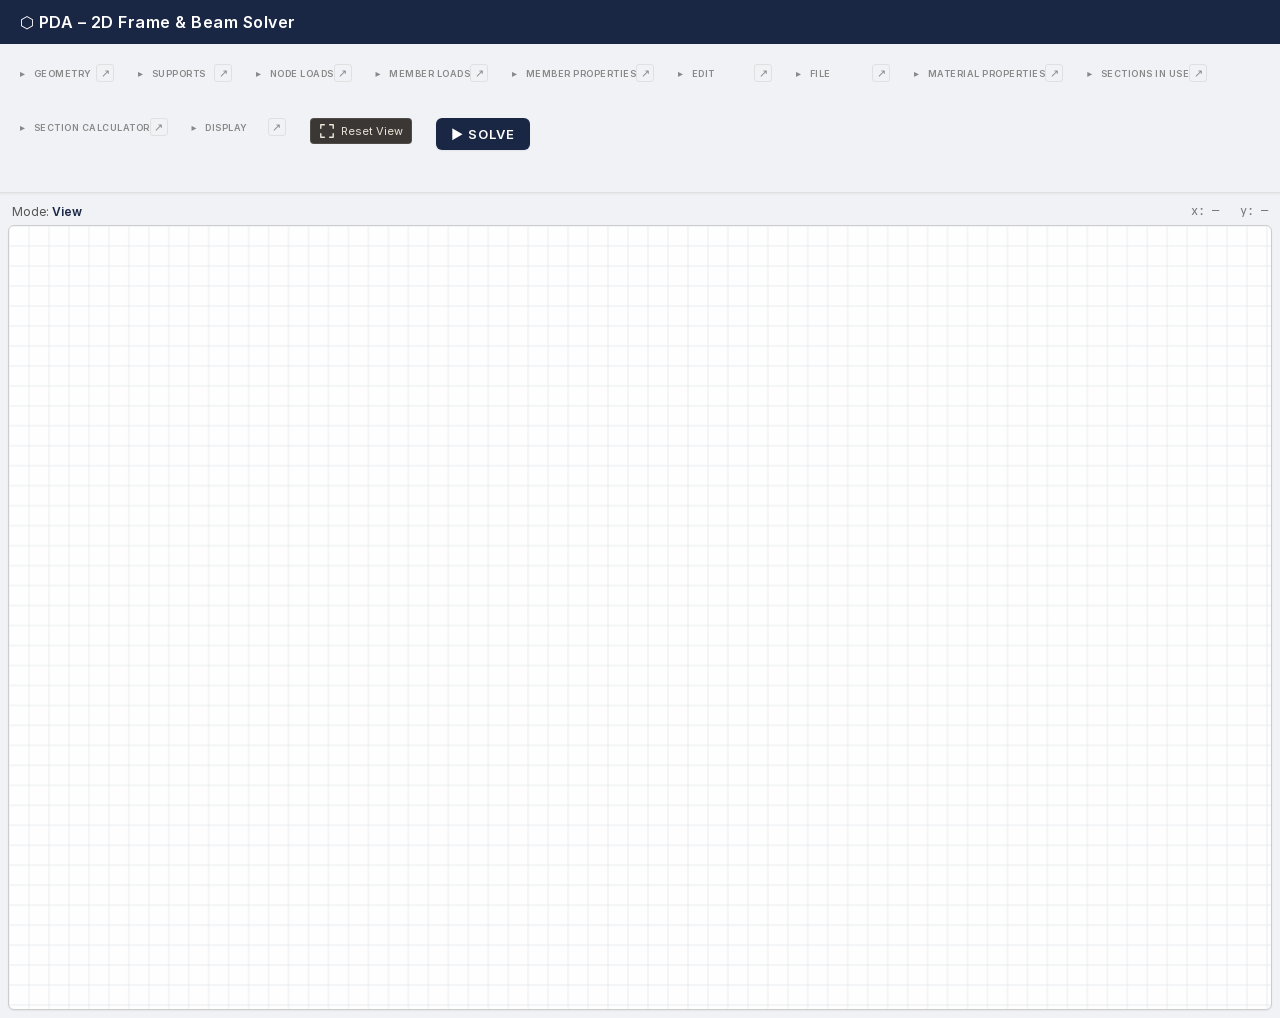
<file: ui/frame2d/index.html>
<!DOCTYPE html>
<html lang="en">
<head>
  <meta charset="UTF-8">
  <title>PDA – 2D Frame & Beam Solver</title>
  <link rel="stylesheet" href="style.css">
</head>
<body>

  <div id="errorBanner" style="display:none; position:fixed; top:0; left:0; right:0; z-index:10000; background:#d32f2f; color:white; padding:8px 40px 8px 12px; font-family:monospace; font-size:12px; line-height:1.4; white-space:pre-wrap; box-shadow:0 2px 6px rgba(0,0,0,0.3);">
    <span id="errorBannerText"></span>
    <button id="errorBannerClose" type="button" style="position:absolute; top:4px; right:8px; background:transparent; color:white; border:1px solid rgba(255,255,255,0.5); border-radius:3px; cursor:pointer; padding:2px 8px;">✕</button>
  </div>

  <header>
    <h1>⬡ PDA – 2D Frame &amp; Beam Solver</h1>
  </header>

  <div class="workspace">

    <!-- Left panel -->
    <aside class="panel">

      <details class="card">
        <summary>Geometry</summary>
        <button class="tool-btn tool-btn--spike" data-mode="node" onclick="setMode('node')" title="Click canvas to place a node">
          <svg class="spike-glyph" viewBox="0 0 18 18" aria-hidden="true" focusable="false" xmlns="http://www.w3.org/2000/svg">
            <!-- node-dot with "+" badge: filled circle (node) + small plus mark top-right -->
            <circle cx="8" cy="11" r="3.2" fill="currentColor"/>
            <line x1="13" y1="4" x2="17" y2="4" stroke="currentColor" stroke-width="1.6" stroke-linecap="round"/>
            <line x1="15" y1="2" x2="15" y2="6" stroke="currentColor" stroke-width="1.6" stroke-linecap="round"/>
          </svg>
          Add Node
        </button>
        <button class="tool-btn tool-btn--spike" data-mode="member" onclick="setMode('member')" title="Click two nodes to connect them">
          <svg class="spike-glyph" viewBox="0 0 18 18" aria-hidden="true" focusable="false" xmlns="http://www.w3.org/2000/svg">
            <!-- I-beam silhouette: top flange, central web, bottom flange -->
            <rect x="3" y="3"    width="12" height="2.5" rx="0.4" fill="currentColor"/>
            <rect x="7.75" y="5" width="2.5" height="8"           fill="currentColor"/>
            <rect x="3" y="12.5" width="12" height="2.5" rx="0.4" fill="currentColor"/>
          </svg>
          Add Member
        </button>
        <button class="tool-btn tool-btn--spike" data-mode="editNode" onclick="setMode('editNode')" title="Edit node coordinates">
          <svg class="spike-glyph" viewBox="0 0 18 18" aria-hidden="true" focusable="false" xmlns="http://www.w3.org/2000/svg">
            <!-- node-dot bottom-left + pencil top-right -->
            <circle cx="5" cy="13" r="2.8" fill="currentColor"/>
            <!-- pencil: tilted rectangle body + triangular tip -->
            <path d="M11 3 L15 7 L9 13 L7 13 L7 11 Z" fill="currentColor"/>
          </svg>
          Edit Node
        </button>
      </details>

      <details class="card">
        <summary>Supports</summary>
        <button class="tool-btn support-btn tool-btn--spike" data-mode="fixed" onclick="setMode('fixed')"
          title="Fully fixed — restrains X, Y and rotation">
          <span class="support-label">
            <svg class="spike-glyph" viewBox="0 0 18 18" aria-hidden="true" focusable="false" xmlns="http://www.w3.org/2000/svg">
              <!-- fixed support: hatched wall on left + member extending right -->
              <line x1="2" y1="2"  x2="2"  y2="16" stroke="currentColor" stroke-width="1.6"/>
              <line x1="2" y1="3"  x2="0"  y2="5"  stroke="currentColor" stroke-width="1"/>
              <line x1="2" y1="6"  x2="0"  y2="8"  stroke="currentColor" stroke-width="1"/>
              <line x1="2" y1="9"  x2="0"  y2="11" stroke="currentColor" stroke-width="1"/>
              <line x1="2" y1="12" x2="0"  y2="14" stroke="currentColor" stroke-width="1"/>
              <line x1="2" y1="9"  x2="17" y2="9"  stroke="currentColor" stroke-width="1.8" stroke-linecap="round"/>
            </svg>
            Fixed
          </span>
          <span class="support-tag fixed">X + Y + θ</span>
        </button>
        <button class="tool-btn support-btn tool-btn--spike" data-mode="pinned" onclick="setMode('pinned')"
          title="Pin — restrains X and Y, rotation is free">
          <span class="support-label">
            <svg class="spike-glyph" viewBox="0 0 18 18" aria-hidden="true" focusable="false" xmlns="http://www.w3.org/2000/svg">
              <!-- pinned support: triangle on hatched ground -->
              <polygon points="9,4 4,12 14,12" fill="none" stroke="currentColor" stroke-width="1.6" stroke-linejoin="round"/>
              <line x1="2"  y1="12" x2="16" y2="12" stroke="currentColor" stroke-width="1.4"/>
              <line x1="4"  y1="12" x2="2"  y2="15" stroke="currentColor" stroke-width="1"/>
              <line x1="7"  y1="12" x2="5"  y2="15" stroke="currentColor" stroke-width="1"/>
              <line x1="10" y1="12" x2="8"  y2="15" stroke="currentColor" stroke-width="1"/>
              <line x1="13" y1="12" x2="11" y2="15" stroke="currentColor" stroke-width="1"/>
              <line x1="16" y1="12" x2="14" y2="15" stroke="currentColor" stroke-width="1"/>
            </svg>
            Pin
          </span>
          <span class="support-tag fixed">X + Y fixed</span>
        </button>
        <button class="tool-btn support-btn tool-btn--spike" data-mode="rollerY" onclick="setMode('rollerY')"
          title="Horizontal roller — free to slide left/right, vertical movement restrained">
          <span class="support-label">
            <svg class="spike-glyph" viewBox="0 0 18 18" aria-hidden="true" focusable="false" xmlns="http://www.w3.org/2000/svg">
              <!-- roller (Y restrained): triangle on circle on ground — rolls horizontally -->
              <polygon points="9,2 4,9 14,9" fill="none" stroke="currentColor" stroke-width="1.5" stroke-linejoin="round"/>
              <circle cx="9" cy="12" r="2.2" fill="none" stroke="currentColor" stroke-width="1.3"/>
              <line x1="2"  y1="15.5" x2="16" y2="15.5" stroke="currentColor" stroke-width="1.2"/>
              <line x1="5"  y1="15.5" x2="3"  y2="17.5" stroke="currentColor" stroke-width="0.9"/>
              <line x1="9"  y1="15.5" x2="7"  y2="17.5" stroke="currentColor" stroke-width="0.9"/>
              <line x1="13" y1="15.5" x2="11" y2="17.5" stroke="currentColor" stroke-width="0.9"/>
            </svg>
            Roller
          </span>
          <span class="support-tag">↔ free &nbsp;|&nbsp; Y fixed</span>
        </button>
        <button class="tool-btn support-btn tool-btn--spike" data-mode="rollerX" onclick="setMode('rollerX')"
          title="Vertical roller — free to slide up/down, horizontal movement restrained">
          <span class="support-label">
            <svg class="spike-glyph" viewBox="0 0 18 18" aria-hidden="true" focusable="false" xmlns="http://www.w3.org/2000/svg">
              <!-- roller (X restrained): triangle pointing at vertical hatched wall, circle between — rolls vertically -->
              <line x1="2" y1="2"  x2="2"  y2="16" stroke="currentColor" stroke-width="1.4"/>
              <line x1="2" y1="4"  x2="0"  y2="6"  stroke="currentColor" stroke-width="0.9"/>
              <line x1="2" y1="8"  x2="0"  y2="10" stroke="currentColor" stroke-width="0.9"/>
              <line x1="2" y1="12" x2="0"  y2="14" stroke="currentColor" stroke-width="0.9"/>
              <polygon points="7,9 14,4 14,14" fill="none" stroke="currentColor" stroke-width="1.5" stroke-linejoin="round"/>
              <circle cx="4.6" cy="9" r="1.7" fill="none" stroke="currentColor" stroke-width="1.2"/>
            </svg>
            Roller
          </span>
          <span class="support-tag">↕ free &nbsp;|&nbsp; X fixed</span>
        </button>
        <button class="tool-btn support-btn tool-btn--spike" data-mode="spring" onclick="setMode('spring')"
          title="Elastic spring support — specify stiffness Kx, Ky, Kθ (blank = free)">
          <span class="support-label">
            <svg class="spike-glyph" viewBox="0 0 18 18" aria-hidden="true" focusable="false" xmlns="http://www.w3.org/2000/svg">
              <!-- spring: zigzag with short straight leads on each side -->
              <line x1="1" y1="9" x2="3.5" y2="9" stroke="currentColor" stroke-width="1.6" stroke-linecap="round"/>
              <polyline points="3.5,9 5,5 6.5,13 8,5 9.5,13 11,5 12.5,13 14.5,9" fill="none" stroke="currentColor" stroke-width="1.6" stroke-linecap="round" stroke-linejoin="round"/>
              <line x1="14.5" y1="9" x2="17" y2="9" stroke="currentColor" stroke-width="1.6" stroke-linecap="round"/>
            </svg>
            Spring
          </span>
          <span class="support-tag">Kx | Ky | Kθ</span>
        </button>
      </details>

      <details class="card">
        <summary>Node Loads</summary>
        <button class="tool-btn tool-btn--spike" data-mode="loadX" onclick="setMode('loadX')" title="Apply horizontal force at a node">
          <svg class="spike-glyph" viewBox="0 0 18 18" aria-hidden="true" focusable="false" xmlns="http://www.w3.org/2000/svg">
            <!-- horizontal load arrow: rectangular tail + filled triangular head pointing right -->
            <rect x="2" y="8" width="9" height="2" fill="currentColor"/>
            <polygon points="11,5 17,9 11,13" fill="currentColor"/>
          </svg>
          Force X
        </button>
        <button class="tool-btn tool-btn--spike" data-mode="loadY" onclick="setMode('loadY')" title="Apply vertical force at a node">
          <svg class="spike-glyph" viewBox="0 0 18 18" aria-hidden="true" focusable="false" xmlns="http://www.w3.org/2000/svg">
            <!-- vertical load arrow: rectangular tail + filled triangular head pointing down -->
            <rect x="8" y="2" width="2" height="9" fill="currentColor"/>
            <polygon points="5,11 13,11 9,17" fill="currentColor"/>
          </svg>
          Force Y
        </button>
        <button class="tool-btn tool-btn--spike" data-mode="loadMoment" onclick="setMode('loadMoment')" title="Apply moment at a node">
          <svg class="spike-glyph" viewBox="0 0 18 18" aria-hidden="true" focusable="false" xmlns="http://www.w3.org/2000/svg">
            <!-- moment: curved arrow (about 3/4 circle) with arrowhead at the open end -->
            <path d="M 14 13 A 6 6 0 1 1 13 4" fill="none" stroke="currentColor" stroke-width="1.8" stroke-linecap="round"/>
            <polygon points="10,2 16,4 13,7" fill="currentColor"/>
          </svg>
          Moment
        </button>
        <button class="tool-btn tool-btn--spike" data-mode="editNodeLoad" onclick="setMode('editNodeLoad')" title="Click a node to edit its existing load magnitude">
          <svg class="spike-glyph" viewBox="0 0 18 18" aria-hidden="true" focusable="false" xmlns="http://www.w3.org/2000/svg">
            <!-- small load arrow (vertical, top-left) + pencil (bottom-right) -->
            <rect x="2" y="2" width="1.6" height="6" fill="currentColor"/>
            <polygon points="0.4,8 5.2,8 2.8,11.5" fill="currentColor"/>
            <path d="M11 6 L15 10 L9 16 L7 16 L7 14 Z" fill="currentColor"/>
          </svg>
          Edit Load
        </button>
      </details>

      <details class="card">
        <summary>Member Loads</summary>
        <button class="tool-btn tool-btn--spike" data-mode="udl" onclick="setMode('udl')" title="Apply uniform distributed load to a member (vertical and/or horizontal)">
          <svg class="spike-glyph" viewBox="0 0 18 18" aria-hidden="true" focusable="false" xmlns="http://www.w3.org/2000/svg">
            <!-- UDL: top beam line + row of small downward arrows beneath -->
            <line x1="1" y1="5" x2="17" y2="5" stroke="currentColor" stroke-width="1.6" stroke-linecap="round"/>
            <line x1="3"  y1="6" x2="3"  y2="13" stroke="currentColor" stroke-width="1"/>
            <polygon points="1.8,12 4.2,12 3,15"   fill="currentColor"/>
            <line x1="9"  y1="6" x2="9"  y2="13" stroke="currentColor" stroke-width="1"/>
            <polygon points="7.8,12 10.2,12 9,15" fill="currentColor"/>
            <line x1="15" y1="6" x2="15" y2="13" stroke="currentColor" stroke-width="1"/>
            <polygon points="13.8,12 16.2,12 15,15" fill="currentColor"/>
          </svg>
          UDL
        </button>
        <button class="tool-btn tool-btn--spike" data-mode="editUdl" onclick="setMode('editUdl')" title="Click a member to edit its existing UDL">
          <svg class="spike-glyph" viewBox="0 0 18 18" aria-hidden="true" focusable="false" xmlns="http://www.w3.org/2000/svg">
            <!-- mini UDL (top-left) + pencil (bottom-right) -->
            <line x1="1" y1="3" x2="10" y2="3" stroke="currentColor" stroke-width="1.4" stroke-linecap="round"/>
            <line x1="2.5" y1="4" x2="2.5" y2="7.5" stroke="currentColor" stroke-width="0.9"/>
            <polygon points="1.6,7 3.4,7 2.5,9" fill="currentColor"/>
            <line x1="5.5" y1="4" x2="5.5" y2="7.5" stroke="currentColor" stroke-width="0.9"/>
            <polygon points="4.6,7 6.4,7 5.5,9" fill="currentColor"/>
            <line x1="8.5" y1="4" x2="8.5" y2="7.5" stroke="currentColor" stroke-width="0.9"/>
            <polygon points="7.6,7 9.4,7 8.5,9" fill="currentColor"/>
            <path d="M12 8 L16 12 L10 18 L8 18 L8 16 Z" fill="currentColor"/>
          </svg>
          Edit UDL
        </button>
      </details>

      <details class="card">
        <summary>Member Properties</summary>
        <button class="tool-btn tool-btn--spike" data-mode="toggleBar" onclick="setMode('toggleBar')" title="Toggle member between beam (bending) and bar (axial only)">
          <svg class="spike-glyph" viewBox="0 0 18 18" aria-hidden="true" focusable="false" xmlns="http://www.w3.org/2000/svg">
            <!-- beam (thick) on left ⇌ bar (thin) on right -->
            <rect x="1" y="6.5" width="6" height="5" rx="0.5" fill="currentColor"/>
            <path d="M8 6 L11 6 M11 6 L10 5 M11 6 L10 7" stroke="currentColor" stroke-width="1" fill="none" stroke-linecap="round"/>
            <path d="M11 12 L8 12 M8 12 L9 11 M8 12 L9 13" stroke="currentColor" stroke-width="1" fill="none" stroke-linecap="round"/>
            <line x1="12" y1="9" x2="17" y2="9" stroke="currentColor" stroke-width="1.5" stroke-linecap="round"/>
          </svg>
          Beam / Bar
        </button>
        <button class="tool-btn tool-btn--spike" data-mode="pinLeft" onclick="setMode('pinLeft')" title="Toggle rotation release at the start node of a member">
          <svg class="spike-glyph" viewBox="0 0 18 18" aria-hidden="true" focusable="false" xmlns="http://www.w3.org/2000/svg">
            <!-- pin release at LEFT tip: small open circle + member line + solid node at right -->
            <circle cx="3" cy="9" r="2" fill="none" stroke="currentColor" stroke-width="1.5"/>
            <line x1="5" y1="9" x2="16" y2="9" stroke="currentColor" stroke-width="2" stroke-linecap="round"/>
            <circle cx="16" cy="9" r="1.4" fill="currentColor"/>
          </svg>
          Pin — Left end
        </button>
        <button class="tool-btn tool-btn--spike" data-mode="pinRight" onclick="setMode('pinRight')" title="Toggle rotation release at the end node of a member">
          <svg class="spike-glyph" viewBox="0 0 18 18" aria-hidden="true" focusable="false" xmlns="http://www.w3.org/2000/svg">
            <!-- pin release at RIGHT tip: solid node on left + member line + small open circle right -->
            <circle cx="2" cy="9" r="1.4" fill="currentColor"/>
            <line x1="2" y1="9" x2="13" y2="9" stroke="currentColor" stroke-width="2" stroke-linecap="round"/>
            <circle cx="15" cy="9" r="2" fill="none" stroke="currentColor" stroke-width="1.5"/>
          </svg>
          Pin — Right end
        </button>
        <button class="tool-btn tool-btn--spike" data-mode="memberProps" onclick="setMode('memberProps')" title="Click a member to assign per-member E, I, A overrides">
          <svg class="spike-glyph" viewBox="0 0 18 18" aria-hidden="true" focusable="false" xmlns="http://www.w3.org/2000/svg">
            <!-- mini I-beam on left + sliders idiom on right (three rows = three properties E/I/A) -->
            <rect x="1"    y="3"  width="6" height="1.6"          fill="currentColor"/>
            <rect x="3.25" y="4.6" width="1.5" height="6.8"        fill="currentColor"/>
            <rect x="1"    y="11.4" width="6" height="1.6"        fill="currentColor"/>
            <line x1="9" y1="4"  x2="17" y2="4"  stroke="currentColor" stroke-width="1.2" stroke-linecap="round"/>
            <circle cx="14" cy="4"  r="1.3" fill="currentColor"/>
            <line x1="9" y1="9"  x2="17" y2="9"  stroke="currentColor" stroke-width="1.2" stroke-linecap="round"/>
            <circle cx="11" cy="9"  r="1.3" fill="currentColor"/>
            <line x1="9" y1="14" x2="17" y2="14" stroke="currentColor" stroke-width="1.2" stroke-linecap="round"/>
            <circle cx="15.5" cy="14" r="1.3" fill="currentColor"/>
          </svg>
          Per-Member E/I/A
        </button>
      </details>

      <details class="card">
        <summary>Edit</summary>
        <button class="tool-btn tool-btn--spike" onclick="undoLastAction()" title="Undo last action">
          <svg class="spike-glyph" viewBox="0 0 18 18" aria-hidden="true" focusable="false" xmlns="http://www.w3.org/2000/svg">
            <!-- undo: counter-clockwise curved arrow -->
            <path d="M 6 9 A 5 5 0 1 1 14 13" fill="none" stroke="currentColor" stroke-width="1.8" stroke-linecap="round"/>
            <polygon points="2,9 8,6 8,12" fill="currentColor"/>
          </svg>
          Undo
        </button>
        <button class="tool-btn tool-btn--spike" data-mode="delete" onclick="setMode('delete')" title="Delete a node or member">
          <svg class="spike-glyph" viewBox="0 0 18 18" aria-hidden="true" focusable="false" xmlns="http://www.w3.org/2000/svg">
            <!-- trash can: lid, handle, body, two interior strokes -->
            <line x1="7" y1="3" x2="11" y2="3" stroke="currentColor" stroke-width="1.5" stroke-linecap="round"/>
            <line x1="2" y1="5" x2="16" y2="5" stroke="currentColor" stroke-width="1.6" stroke-linecap="round"/>
            <path d="M4 6 L5 16 L13 16 L14 6" fill="none" stroke="currentColor" stroke-width="1.5" stroke-linecap="round" stroke-linejoin="round"/>
            <line x1="7"  y1="8.5" x2="7"  y2="13.5" stroke="currentColor" stroke-width="1" stroke-linecap="round"/>
            <line x1="11" y1="8.5" x2="11" y2="13.5" stroke="currentColor" stroke-width="1" stroke-linecap="round"/>
          </svg>
          Delete
        </button>
        <button class="tool-btn tool-btn--spike danger" onclick="resetAll()" title="Clear all geometry, loads and supports">
          <svg class="spike-glyph" viewBox="0 0 18 18" aria-hidden="true" focusable="false" xmlns="http://www.w3.org/2000/svg">
            <!-- reset: circular arrow with arrowhead -->
            <path d="M 4 9 A 5 5 0 1 1 9 14" fill="none" stroke="currentColor" stroke-width="1.8" stroke-linecap="round"/>
            <polygon points="2,12 6,7 7,12" fill="currentColor"/>
          </svg>
          Reset All
        </button>
      </details>

      <details class="card">
        <summary>File</summary>
        <button class="tool-btn tool-btn--spike" id="btnSave" onclick="saveModel()" title="Download structure as JSON" disabled>
          <svg class="spike-glyph" viewBox="0 0 18 18" aria-hidden="true" focusable="false" xmlns="http://www.w3.org/2000/svg">
            <!-- save: downward arrow into open tray -->
            <line x1="9" y1="2" x2="9" y2="11" stroke="currentColor" stroke-width="1.8" stroke-linecap="round"/>
            <polygon points="5,9 13,9 9,14" fill="currentColor"/>
            <path d="M2 13 L2 16 L16 16 L16 13" fill="none" stroke="currentColor" stroke-width="1.5" stroke-linecap="round" stroke-linejoin="round"/>
          </svg>
          Save JSON
        </button>
        <button class="tool-btn tool-btn--spike" id="btnLoad" onclick="triggerLoad()" title="Load structure from JSON file">
          <svg class="spike-glyph" viewBox="0 0 18 18" aria-hidden="true" focusable="false" xmlns="http://www.w3.org/2000/svg">
            <!-- load: upward arrow out of tray -->
            <polygon points="5,5 13,5 9,1" fill="currentColor"/>
            <line x1="9" y1="3" x2="9" y2="12" stroke="currentColor" stroke-width="1.8" stroke-linecap="round"/>
            <path d="M2 13 L2 16 L16 16 L16 13" fill="none" stroke="currentColor" stroke-width="1.5" stroke-linecap="round" stroke-linejoin="round"/>
          </svg>
          Load JSON
        </button>
        <div class="export-dropdown" style="position:relative; display:inline-block; width:100%;">
          <button class="tool-btn tool-btn--spike" id="btnExport" onclick="toggleExportMenu()" title="Export analysis results" disabled style="width:100%">
            <svg class="spike-glyph" viewBox="0 0 18 18" aria-hidden="true" focusable="false" xmlns="http://www.w3.org/2000/svg">
              <!-- document with fold corner + text lines -->
              <path d="M3 2 L11 2 L15 6 L15 16 L3 16 Z" fill="none" stroke="currentColor" stroke-width="1.5" stroke-linejoin="round"/>
              <path d="M11 2 L11 6 L15 6" fill="none" stroke="currentColor" stroke-width="1.2" stroke-linejoin="round"/>
              <line x1="5"  y1="9"  x2="12" y2="9"  stroke="currentColor" stroke-width="1" stroke-linecap="round"/>
              <line x1="5"  y1="11" x2="12" y2="11" stroke="currentColor" stroke-width="1" stroke-linecap="round"/>
              <line x1="5"  y1="13" x2="10" y2="13" stroke="currentColor" stroke-width="1" stroke-linecap="round"/>
            </svg>
            Export Analysis &#x25BE;
          </button>
          <div id="exportMenu" style="display:none; position:absolute; left:0; top:100%; z-index:200; background:var(--color-surface); border:1px solid var(--color-border); border-radius:4px; box-shadow:var(--shadow-md); min-width:160px;">
            <button class="tool-btn" style="width:100%; text-align:left; border:none; border-radius:0;" onclick="exportAnalysis('presentation'); hideExportMenu()">Presentation (auto)</button>
            <button class="tool-btn" style="width:100%; text-align:left; border:none; border-radius:0;" onclick="exportAnalysis('as-displayed'); hideExportMenu()">As displayed</button>
          </div>
        </div>
        <input type="file" id="fileInput" accept=".json" style="display:none">
      </details>

      <details class="card">
        <summary>Material Properties</summary>
        <label>E (GPa)
          <input type="number" id="inputE" value="200" min="0" step="1">
        </label>
        <label>I (cm⁴)
          <input type="number" id="inputI" value="10000" min="0" step="100">
        </label>
        <label>A (cm²)
          <input type="number" id="inputA" value="100" min="0" step="1">
        </label>
        <hr style="margin:6px 0;border:none;border-top:1px solid var(--border)">
        <button class="tool-btn tool-btn--spike" id="btnSelfWeight" type="button" onclick="toggleSelfWeight()" title="Toggle self-weight (ρ × A × g applied as distributed dead load on every beam member)">
          <svg class="spike-glyph" viewBox="0 0 18 18" aria-hidden="true" focusable="false" xmlns="http://www.w3.org/2000/svg">
            <text x="9" y="14" text-anchor="middle" font-family="Georgia, 'Times New Roman', serif" font-size="16" font-style="italic" fill="currentColor">ρ</text>
          </svg>
          Self-weight
        </button>
        <input type="checkbox" id="chkSelfWeight" style="display:none" aria-hidden="true">
        <label class="density-gated">Density
          <input type="number" id="inputDensity" value="7850" min="0" step="50">
          <span class="unit-suffix">kg/m<sup>3</sup></span>
        </label>
      </details>

      <details class="card" id="sectionsSummaryCard">
        <summary>Sections in Use</summary>
        <div id="sectionsSummaryBody" style="font-size:11px;line-height:1.6;color:var(--fg-muted,#666);">
          No sections assigned. Use <em>Member Props</em> mode to assign catalog sections.
        </div>
      </details>

      <details class="card">
        <summary>Section Calculator</summary>
        <label class="panel-label">Section type
          <select id="sectionType" style="width:100%;font-size:12px;padding:4px 6px;border:1px solid #ccc;border-radius:4px;">
            <option value="rectangle">Rectangle</option>
            <option value="circle">Circle</option>
            <option value="i_section">I-section</option>
          </select>
        </label>
        <div id="sec-rectangle" class="sec-inputs">
          <label class="panel-label">b (mm) <input type="number" id="sec_b" value="100"></label>
          <label class="panel-label">h (mm) <input type="number" id="sec_h" value="200"></label>
        </div>
        <div id="sec-circle" class="sec-inputs" style="display:none">
          <label class="panel-label">d (mm) <input type="number" id="sec_d" value="100"></label>
        </div>
        <div id="sec-i_section" class="sec-inputs" style="display:none">
          <label class="panel-label">b (mm) <input type="number" id="sec_ib" value="100"></label>
          <label class="panel-label">H (mm) <input type="number" id="sec_H" value="200"></label>
          <label class="panel-label">tf (mm) <input type="number" id="sec_tf" value="10"></label>
          <label class="panel-label">tw (mm) <input type="number" id="sec_tw" value="8"></label>
        </div>
        <button class="tool-btn" onclick="calcSection()">Calculate</button>
        <div id="secResults" style="display:none">
          <div id="secResultI" style="color:#1565c0;font-size:12px;margin-top:4px;"></div>
          <div id="secResultA" style="color:#1565c0;font-size:12px;"></div>
        </div>
      </details>

      <details class="card">
        <summary>Display</summary>
        <div class="display-body">
          <div class="display-col">
            <label class="checkbox-label">
              <input type="checkbox" id="chkGrid" checked> Show grid
            </label>
            <label class="checkbox-label">
              <input type="checkbox" id="chkSupports" checked> Show supports
            </label>
            <label class="checkbox-label">
              <input type="checkbox" id="chkLoads" checked> Show loads
            </label>
            <label class="checkbox-label">
              <input type="checkbox" id="chkReactions" checked> Show reactions
            </label>
            <label class="checkbox-label">
              <input type="checkbox" id="chkDeflected"> Show deflected shape
            </label>
            <label class="checkbox-label">
              <input type="checkbox" id="chkBMD" disabled> Show bending moment diagram
            </label>
            <label class="checkbox-label">
              <input type="checkbox" id="chkSFD" disabled> Show shear force diagram
            </label>
            <label class="checkbox-label">
              <input type="checkbox" id="chkAFD" disabled> Show axial force diagram
            </label>
          </div>
          <div class="display-col">
            <label class="checkbox-label"><input type="checkbox" id="chkNodeIds" checked> Show node IDs</label>
            <label class="checkbox-label"><input type="checkbox" id="chkMemberIds"> Show member IDs</label>
            <label class="checkbox-label"><input type="checkbox" id="chkSectionIds"> Show section IDs</label>
            <label class="checkbox-label"><input type="checkbox" id="chkMemberForces" checked> Show member forces</label>
            <label class="checkbox-label"><input type="checkbox" id="chkNodeLabels"> Node labels</label>
            <label id="deflectionScaleLabel">Deflection scale
              <span class="scale-row">
                <input type="range"  id="inputScaleRange" min="1" max="500" step="10" value="100">
                <input type="number" id="inputScale"      min="1"            step="10" value="100">
              </span>
            </label>
            <label id="bmdScaleLabel">BMD scale
              <span class="scale-row">
                <input type="range"  id="inputBMDScaleRange" min="0.1" max="10" step="0.1" value="1">
                <input type="number" id="inputBMDScale"      min="0.1"           step="0.5" value="1">
              </span>
            </label>
            <label id="sfdScaleLabel">SFD scale
              <span class="scale-row">
                <input type="range"  id="inputSFDScaleRange" min="0.1" max="10" step="0.1" value="1">
                <input type="number" id="inputSFDScale"      min="0.1"           step="0.5" value="1">
              </span>
            </label>
            <label id="afdScaleLabel">Axial force scale
              <span class="scale-row">
                <input type="range"  id="inputAFDScaleRange" min="0.1" max="10" step="0.1" value="1">
                <input type="number" id="inputAFDScale"      min="0.1"           step="0.5" value="1">
              </span>
            </label>
            <label class="panel-label">Display scale
              <span class="scale-row">
                <input type="range"  id="inputDisplayScaleRange" min="0.5" max="2.0" step="0.1" value="1.0">
                <input type="number" id="inputDisplayScale"      min="0.5" max="2.0" step="0.1" value="1.0">
              </span>
              <input type="hidden" id="inputSymbolScale" value="1.0">
              <input type="hidden" id="inputLabelScale" value="1.0">
            </label>
            <button class="tool-btn" id="themeToggle" type="button"
                    title="Toggle light/dark theme"
                    style="display:flex; align-items:center; justify-content:center; gap:6px; margin-top:6px;">
              <span id="themeToggleIcon">&#9790;</span>
              <span id="themeToggleLabel">Dark</span>
            </button>
          </div>
        </div>
      </details>

      <section class="panel-section">
        <button class="tool-btn tool-btn--spike" onclick="resetView()" title="Reset zoom and pan to default (or scroll wheel to zoom, middle-mouse to pan)">
          <svg class="spike-glyph" viewBox="0 0 18 18" aria-hidden="true" focusable="false" xmlns="http://www.w3.org/2000/svg">
            <!-- fit-to-frame: square with four corner brackets -->
            <path d="M2 6 L2 2 L6 2"   fill="none" stroke="currentColor" stroke-width="1.6" stroke-linecap="round" stroke-linejoin="round"/>
            <path d="M12 2 L16 2 L16 6" fill="none" stroke="currentColor" stroke-width="1.6" stroke-linecap="round" stroke-linejoin="round"/>
            <path d="M16 12 L16 16 L12 16" fill="none" stroke="currentColor" stroke-width="1.6" stroke-linecap="round" stroke-linejoin="round"/>
            <path d="M6 16 L2 16 L2 12"  fill="none" stroke="currentColor" stroke-width="1.6" stroke-linecap="round" stroke-linejoin="round"/>
          </svg>
          Reset View
        </button>
      </section>

      <section class="panel-section">
        <button class="solve-btn solve-btn--spike" onclick="solve()">▶ SOLVE</button>
        <div id="solveStatus"></div>
      </section>

    </aside>

    <!-- Canvas + Results sidebar (flex-row: canvas grows; results pinned to right) -->
    <div class="canvas-row">

      <main class="canvas-area">
        <div class="canvas-topbar">
          <span class="mode-indicator">Mode: <span id="modeLabel">Add Node</span></span>
          <span class="coords" id="coords">x: — &nbsp; y: —</span>
        </div>
        <canvas id="canvas" width="1000" height="620"></canvas>
      </main>

      <!-- Draggable divider between canvas and results -->
      <div id="resizeDivider" style="display:none"></div>

      <!-- Results sidebar (right column, appears when SOLVE runs) -->
      <div class="results-panel" id="resultsPanel" style="display:none">
        <div class="results-grid">

          <div class="results-table-wrap">
            <h3>Member Actions</h3>
            <table id="tableMemberActions">
              <thead>
                <tr>
                  <th>Mbr</th><th>Nodes</th><th>Type</th><th>Section</th>
                  <th>N_i (kN)</th><th>N_j (kN)</th>
                  <th>V_i (kN)</th><th>V_j (kN)</th>
                  <th>M_i (kNm)</th><th>M_j (kNm)</th>
                  <th>&sigma;_i (MPa)</th><th>&sigma;_j (MPa)</th>
                </tr>
              </thead>
              <tbody></tbody>
            </table>
          </div>

          <div class="results-table-wrap">
            <h3>Reactions</h3>
            <table id="tableReactions">
              <thead><tr><th>Node</th><th>Dir</th><th>Reaction (kN / kNm)</th></tr></thead>
              <tbody></tbody>
            </table>
          </div>

          <div class="results-table-wrap">
            <h3>Nodal Displacements</h3>
            <table id="tableDisplacements">
              <thead><tr><th>Node</th><th>Ux (mm)</th><th>Uy (mm)</th><th>θ (mrad)</th></tr></thead>
              <tbody></tbody>
            </table>
          </div>

          <div class="results-table-wrap">
            <h3>Summary</h3>
            <table id="tableSummary">
              <thead><tr><th>Quantity</th><th>Value</th><th>Location</th></tr></thead>
              <tbody></tbody>
            </table>
          </div>

        </div>
      </div>

    </div>

  </div>

  <!-- UDL floating panel -->
  <div id="udlPanel">
    <div class="panel-title" id="udlPanelTitle">UDL — Member ?</div>
    <label>Direction
      <select id="udlDir">
        <option value="global">Global (vertical ↓)</option>
        <option value="local">Local (⊥ to member)</option>
      </select>
    </label>
    <label>
      w<sub>y</sub> (N/m, + = downward)
      <input type="number" id="udlWy" step="100">
    </label>
    <label>
      w<sub>x</sub> (N/m, + = rightward / wind)
      <input type="number" id="udlWx" step="100">
    </label>
    <div class="panel-actions">
      <button id="udlClearBtn">Clear</button>
      <button id="udlCancelBtn">Cancel</button>
      <button id="udlApplyBtn">Apply</button>
    </div>
  </div>

  <!-- Spring support floating panel -->
  <div id="springPanel">
    <div class="panel-title" id="springPanelTitle">Spring Support — Node ?</div>
    <p class="hint">Enter stiffness values. Blank = that DOF is free. At least one value required.</p>
    <label>
      K<sub>x</sub> (kN/m)
      <input type="number" id="springKx" step="any" placeholder="e.g. 10000">
    </label>
    <label>
      K<sub>y</sub> (kN/m)
      <input type="number" id="springKy" step="any" placeholder="e.g. 10000">
    </label>
    <label>
      K<sub>θ</sub> (kN·m/rad)
      <input type="number" id="springKtheta" step="any" placeholder="e.g. 5000">
    </label>
    <div class="panel-actions">
      <button type="button" id="springCancelBtn" onclick="cancelSpringSupport()">Cancel</button>
      <button type="button" id="springApplyBtn" onclick="applySpringSupport()">Apply</button>
    </div>
  </div>

  <!-- Member properties floating panel -->
  <div id="memberPropsPanel">
    <div class="panel-title" id="memberPropsPanelTitle">Member ? — Properties</div>
    <label>Section type
      <select id="mpSectionType">
        <option value="Custom">Custom</option>
        <option value="UKB">UKB — Universal Beam</option>
        <option value="UKC">UKC — Universal Column</option>
      </select>
    </label>
    <label id="mpSizeLabel">Size
      <select id="mpSectionSize">
        <option value="">(select)</option>
      </select>
    </label>
    <label>Steel grade
      <select id="mpGrade">
        <option value="S275">S275</option>
        <option value="S355">S355</option>
        <option value="S460">S460</option>
      </select>
    </label>
    <div id="mpSectionInfo" style="font-size:11px;color:var(--fg-muted,#666);margin:4px 0;"></div>
    <label>E (GPa)
      <input type="number" id="mpE" step="1" min="0">
    </label>
    <label id="mpALabel">A (cm²)
      <input type="number" id="mpA" step="1" min="0">
    </label>
    <label id="mpILabel">I (cm⁴)
      <input type="number" id="mpI" step="100" min="0">
    </label>
    <div class="panel-actions">
      <button id="mpResetBtn">Reset to Global</button>
      <button id="mpCancelBtn">Cancel</button>
      <button id="mpApplyBtn">Apply</button>
    </div>
  </div>

  <script src="../label-manager.js"></script>
  <script src="sections.js"></script>
  <script src="script.js"></script>
</body>
</html>
</file>
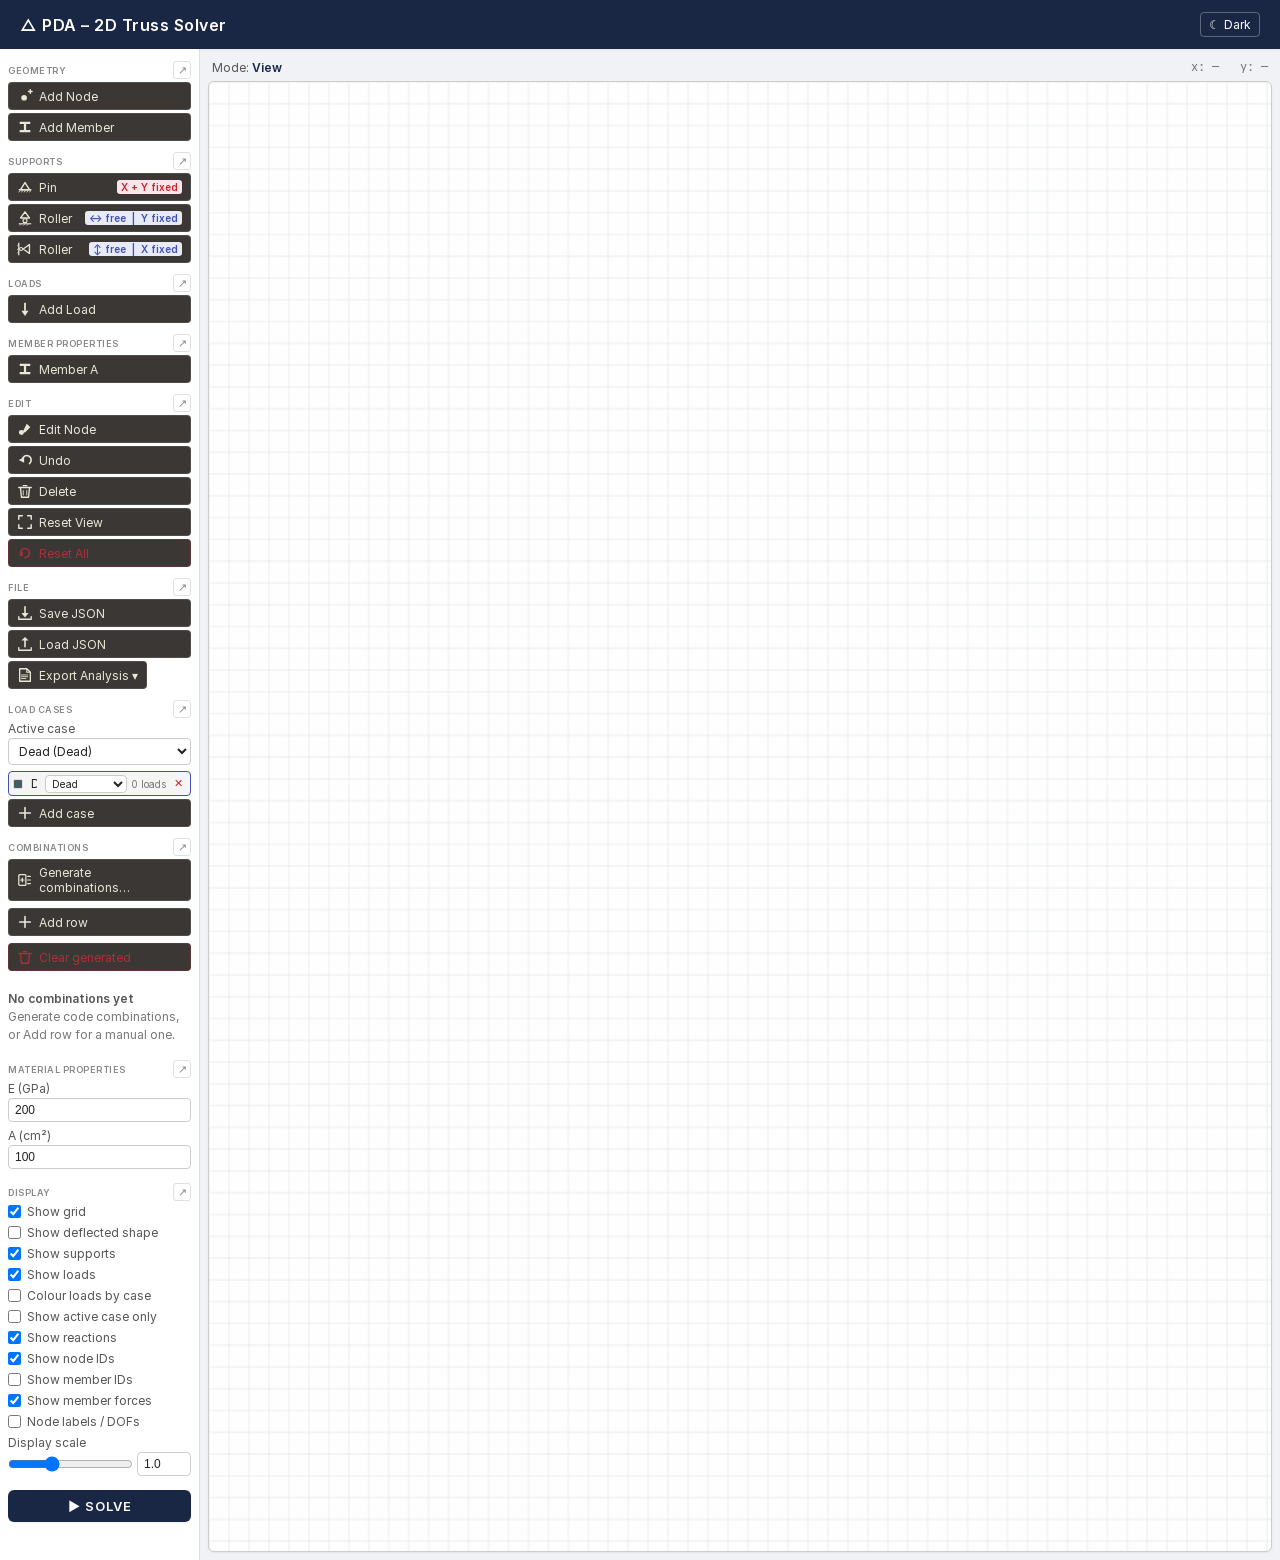
<file: ui/truss2d/index.html>
<!DOCTYPE html>
<html lang="en">
<head>
  <meta charset="UTF-8">
  <title>PDA – 2D Truss Solver</title>
  <link rel="stylesheet" href="style.css">
</head>
<body>

  <div id="errorBanner" style="display:none; position:fixed; top:0; left:0; right:0; z-index:10000; background:#d32f2f; color:white; padding:8px 40px 8px 12px; font-family:monospace; font-size:12px; line-height:1.4; white-space:pre-wrap; box-shadow:0 2px 6px rgba(0,0,0,0.3);">
    <span id="errorBannerText"></span>
    <button id="errorBannerClose" type="button" style="position:absolute; top:4px; right:8px; background:transparent; color:white; border:1px solid rgba(255,255,255,0.5); border-radius:3px; cursor:pointer; padding:2px 8px;">✕</button>
  </div>

  <header>
    <h1>△ PDA – 2D Truss Solver</h1>
    <button class="theme-toggle" id="themeToggle" type="button"
            title="Toggle light / dark theme">
      <span id="themeToggleIcon">&#9790;</span>
      <span id="themeToggleLabel">Dark</span>
    </button>
  </header>

  <div class="workspace">

    <aside class="panel">

      <section class="panel-section">
        <h3>Geometry</h3>
        <button class="tool-btn tool-btn--spike" data-mode="node" onclick="setMode('node')" title="Click canvas to place a node">
          <svg class="spike-glyph" viewBox="0 0 18 18" aria-hidden="true" focusable="false" xmlns="http://www.w3.org/2000/svg">
            <circle cx="8" cy="11" r="3.2" fill="currentColor"/>
            <line x1="13" y1="4" x2="17" y2="4" stroke="currentColor" stroke-width="1.6" stroke-linecap="round"/>
            <line x1="15" y1="2" x2="15" y2="6" stroke="currentColor" stroke-width="1.6" stroke-linecap="round"/>
          </svg>
          Add Node
        </button>
        <button class="tool-btn tool-btn--spike" data-mode="member" onclick="setMode('member')" title="Click two nodes to connect them">
          <svg class="spike-glyph" viewBox="0 0 18 18" aria-hidden="true" focusable="false" xmlns="http://www.w3.org/2000/svg">
            <rect x="3" y="3"    width="12" height="2.5" rx="0.4" fill="currentColor"/>
            <rect x="7.75" y="5" width="2.5" height="8"           fill="currentColor"/>
            <rect x="3" y="12.5" width="12" height="2.5" rx="0.4" fill="currentColor"/>
          </svg>
          Add Member
        </button>
      </section>

      <section class="panel-section">
        <h3>Supports</h3>
        <button class="tool-btn support-btn tool-btn--spike" data-mode="pinned" onclick="setMode('pinned')"
          title="Restrains X and Y — no translation allowed">
          <span class="support-label">
            <svg class="spike-glyph" viewBox="0 0 18 18" aria-hidden="true" focusable="false" xmlns="http://www.w3.org/2000/svg">
              <polygon points="9,4 4,12 14,12" fill="none" stroke="currentColor" stroke-width="1.6" stroke-linejoin="round"/>
              <line x1="2"  y1="12" x2="16" y2="12" stroke="currentColor" stroke-width="1.4"/>
              <line x1="4"  y1="12" x2="2"  y2="15" stroke="currentColor" stroke-width="1"/>
              <line x1="7"  y1="12" x2="5"  y2="15" stroke="currentColor" stroke-width="1"/>
              <line x1="10" y1="12" x2="8"  y2="15" stroke="currentColor" stroke-width="1"/>
              <line x1="13" y1="12" x2="11" y2="15" stroke="currentColor" stroke-width="1"/>
              <line x1="16" y1="12" x2="14" y2="15" stroke="currentColor" stroke-width="1"/>
            </svg>
            Pin
          </span>
          <span class="support-tag fixed">X + Y fixed</span>
        </button>
        <button class="tool-btn support-btn tool-btn--spike" data-mode="rollerY" onclick="setMode('rollerY')"
          title="Sits on a horizontal surface — free to slide left/right, vertical movement restrained">
          <span class="support-label">
            <svg class="spike-glyph" viewBox="0 0 18 18" aria-hidden="true" focusable="false" xmlns="http://www.w3.org/2000/svg">
              <polygon points="9,2 4,9 14,9" fill="none" stroke="currentColor" stroke-width="1.5" stroke-linejoin="round"/>
              <circle cx="9" cy="12" r="2.2" fill="none" stroke="currentColor" stroke-width="1.3"/>
              <line x1="2"  y1="15.5" x2="16" y2="15.5" stroke="currentColor" stroke-width="1.2"/>
              <line x1="5"  y1="15.5" x2="3"  y2="17.5" stroke="currentColor" stroke-width="0.9"/>
              <line x1="9"  y1="15.5" x2="7"  y2="17.5" stroke="currentColor" stroke-width="0.9"/>
              <line x1="13" y1="15.5" x2="11" y2="17.5" stroke="currentColor" stroke-width="0.9"/>
            </svg>
            Roller
          </span>
          <span class="support-tag">↔ free &nbsp;|&nbsp; Y fixed</span>
        </button>
        <button class="tool-btn support-btn tool-btn--spike" data-mode="rollerX" onclick="setMode('rollerX')"
          title="Sits on a vertical wall — free to slide up/down, horizontal movement restrained">
          <span class="support-label">
            <svg class="spike-glyph" viewBox="0 0 18 18" aria-hidden="true" focusable="false" xmlns="http://www.w3.org/2000/svg">
              <line x1="2" y1="2"  x2="2"  y2="16" stroke="currentColor" stroke-width="1.4"/>
              <line x1="2" y1="4"  x2="0"  y2="6"  stroke="currentColor" stroke-width="0.9"/>
              <line x1="2" y1="8"  x2="0"  y2="10" stroke="currentColor" stroke-width="0.9"/>
              <line x1="2" y1="12" x2="0"  y2="14" stroke="currentColor" stroke-width="0.9"/>
              <polygon points="7,9 14,4 14,14" fill="none" stroke="currentColor" stroke-width="1.5" stroke-linejoin="round"/>
              <circle cx="4.6" cy="9" r="1.7" fill="none" stroke="currentColor" stroke-width="1.2"/>
            </svg>
            Roller
          </span>
          <span class="support-tag">↕ free &nbsp;|&nbsp; X fixed</span>
        </button>
      </section>

      <section class="panel-section">
        <h3>Loads</h3>
        <button class="tool-btn tool-btn--spike" data-mode="load" onclick="setMode('load')" title="Apply force at a node">
          <svg class="spike-glyph" viewBox="0 0 18 18" aria-hidden="true" focusable="false" xmlns="http://www.w3.org/2000/svg">
            <rect x="8" y="2" width="2" height="9" fill="currentColor"/>
            <polygon points="5,11 13,11 9,17" fill="currentColor"/>
          </svg>
          Add Load
        </button>
      </section>

      <section class="panel-section">
        <h3>Member Properties</h3>
        <button class="tool-btn tool-btn--spike" data-mode="memberA" onclick="setMode('memberA')" title="Click a member to set its cross-sectional area A (cm²)">
          <svg class="spike-glyph" viewBox="0 0 18 18" aria-hidden="true" focusable="false" xmlns="http://www.w3.org/2000/svg">
            <rect x="3" y="3"    width="12" height="2.5" rx="0.4" fill="currentColor"/>
            <rect x="7.75" y="5" width="2.5" height="8"           fill="currentColor"/>
            <rect x="3" y="12.5" width="12" height="2.5" rx="0.4" fill="currentColor"/>
          </svg>
          Member A
        </button>
      </section>

      <section class="panel-section">
        <h3>Edit</h3>
        <button class="tool-btn tool-btn--spike" data-mode="editNode" onclick="setMode('editNode')" title="Edit node coordinates">
          <svg class="spike-glyph" viewBox="0 0 18 18" aria-hidden="true" focusable="false" xmlns="http://www.w3.org/2000/svg">
            <circle cx="5" cy="13" r="2.8" fill="currentColor"/>
            <path d="M11 3 L15 7 L9 13 L7 13 L7 11 Z" fill="currentColor"/>
          </svg>
          Edit Node
        </button>
        <button class="tool-btn tool-btn--spike" onclick="undoLastAction()" title="Undo last action">
          <svg class="spike-glyph" viewBox="0 0 18 18" aria-hidden="true" focusable="false" xmlns="http://www.w3.org/2000/svg">
            <path d="M 6 9 A 5 5 0 1 1 14 13" fill="none" stroke="currentColor" stroke-width="1.8" stroke-linecap="round"/>
            <polygon points="2,9 8,6 8,12" fill="currentColor"/>
          </svg>
          Undo
        </button>
        <button class="tool-btn tool-btn--spike" data-mode="delete" onclick="setMode('delete')" title="Delete a node or member">
          <svg class="spike-glyph" viewBox="0 0 18 18" aria-hidden="true" focusable="false" xmlns="http://www.w3.org/2000/svg">
            <line x1="7" y1="3" x2="11" y2="3" stroke="currentColor" stroke-width="1.5" stroke-linecap="round"/>
            <line x1="2" y1="5" x2="16" y2="5" stroke="currentColor" stroke-width="1.6" stroke-linecap="round"/>
            <path d="M4 6 L5 16 L13 16 L14 6" fill="none" stroke="currentColor" stroke-width="1.5" stroke-linecap="round" stroke-linejoin="round"/>
            <line x1="7"  y1="8.5" x2="7"  y2="13.5" stroke="currentColor" stroke-width="1" stroke-linecap="round"/>
            <line x1="11" y1="8.5" x2="11" y2="13.5" stroke="currentColor" stroke-width="1" stroke-linecap="round"/>
          </svg>
          Delete
        </button>
        <button class="tool-btn tool-btn--spike" onclick="resetView()" title="Reset zoom and pan to default">
          <svg class="spike-glyph" viewBox="0 0 18 18" aria-hidden="true" focusable="false" xmlns="http://www.w3.org/2000/svg">
            <path d="M2 6 L2 2 L6 2"     fill="none" stroke="currentColor" stroke-width="1.6" stroke-linecap="round" stroke-linejoin="round"/>
            <path d="M12 2 L16 2 L16 6"  fill="none" stroke="currentColor" stroke-width="1.6" stroke-linecap="round" stroke-linejoin="round"/>
            <path d="M16 12 L16 16 L12 16" fill="none" stroke="currentColor" stroke-width="1.6" stroke-linecap="round" stroke-linejoin="round"/>
            <path d="M6 16 L2 16 L2 12"  fill="none" stroke="currentColor" stroke-width="1.6" stroke-linecap="round" stroke-linejoin="round"/>
          </svg>
          Reset View
        </button>
        <button class="tool-btn tool-btn--spike danger" onclick="resetAll()" title="Clear all geometry, loads and supports">
          <svg class="spike-glyph" viewBox="0 0 18 18" aria-hidden="true" focusable="false" xmlns="http://www.w3.org/2000/svg">
            <path d="M 4 9 A 5 5 0 1 1 9 14" fill="none" stroke="currentColor" stroke-width="1.8" stroke-linecap="round"/>
            <polygon points="2,12 6,7 7,12" fill="currentColor"/>
          </svg>
          Reset All
        </button>
      </section>

      <section class="panel-section">
        <h3>File</h3>
        <button class="tool-btn tool-btn--spike" id="btnSave" onclick="saveModel()" title="Download structure as JSON" disabled>
          <svg class="spike-glyph" viewBox="0 0 18 18" aria-hidden="true" focusable="false" xmlns="http://www.w3.org/2000/svg">
            <line x1="9" y1="2" x2="9" y2="11" stroke="currentColor" stroke-width="1.8" stroke-linecap="round"/>
            <polygon points="5,9 13,9 9,14" fill="currentColor"/>
            <path d="M2 13 L2 16 L16 16 L16 13" fill="none" stroke="currentColor" stroke-width="1.5" stroke-linecap="round" stroke-linejoin="round"/>
          </svg>
          Save JSON
        </button>
        <button class="tool-btn tool-btn--spike" id="btnLoad" onclick="triggerLoad()" title="Load structure from JSON file">
          <svg class="spike-glyph" viewBox="0 0 18 18" aria-hidden="true" focusable="false" xmlns="http://www.w3.org/2000/svg">
            <polygon points="5,5 13,5 9,1" fill="currentColor"/>
            <line x1="9" y1="3" x2="9" y2="12" stroke="currentColor" stroke-width="1.8" stroke-linecap="round"/>
            <path d="M2 13 L2 16 L16 16 L16 13" fill="none" stroke="currentColor" stroke-width="1.5" stroke-linecap="round" stroke-linejoin="round"/>
          </svg>
          Load JSON
        </button>
        <div class="export-dropdown" style="position:relative; display:inline-block;">
          <button class="tool-btn tool-btn--spike" id="btnExport" onclick="toggleExportMenu()" title="Export analysis results for design calcs" disabled>
            <svg class="spike-glyph" viewBox="0 0 18 18" aria-hidden="true" focusable="false" xmlns="http://www.w3.org/2000/svg">
              <path d="M3 2 L11 2 L15 6 L15 16 L3 16 Z" fill="none" stroke="currentColor" stroke-width="1.5" stroke-linejoin="round"/>
              <path d="M11 2 L11 6 L15 6" fill="none" stroke="currentColor" stroke-width="1.2" stroke-linejoin="round"/>
              <line x1="5" y1="9"  x2="12" y2="9"  stroke="currentColor" stroke-width="1" stroke-linecap="round"/>
              <line x1="5" y1="11" x2="12" y2="11" stroke="currentColor" stroke-width="1" stroke-linecap="round"/>
              <line x1="5" y1="13" x2="10" y2="13" stroke="currentColor" stroke-width="1" stroke-linecap="round"/>
            </svg>
            Export Analysis &#x25BE;
          </button>
          <div id="exportMenu" style="display:none; position:absolute; left:0; top:100%; z-index:200; background:#fff; border:1px solid #ccc; border-radius:4px; box-shadow:0 2px 8px rgba(0,0,0,0.15); min-width:160px;">
            <button class="tool-btn" style="width:100%; text-align:left; border:none; border-radius:0;" onclick="exportAnalysis('presentation'); hideExportMenu()">Presentation (auto)</button>
            <button class="tool-btn" style="width:100%; text-align:left; border:none; border-radius:0;" onclick="exportAnalysis('as-displayed'); hideExportMenu()">As displayed</button>
          </div>
        </div>
        <input type="file" id="fileInput" accept=".json" style="display:none">
      </section>

      <section class="panel-section">
        <h3>Load Cases</h3>
        <label class="case-active-row">Active case
          <select id="activeCaseSelect" aria-label="Active load case — new loads tag to this case"></select>
        </label>
        <div id="caseTableBody" class="case-table"></div>
        <button class="tool-btn tool-btn--spike" id="btnAddCase" onclick="addLoadCase()" title="Add a new load case">
          <svg class="spike-glyph" viewBox="0 0 18 18" aria-hidden="true" focusable="false" xmlns="http://www.w3.org/2000/svg">
            <line x1="9" y1="3" x2="9" y2="15" stroke="currentColor" stroke-width="1.8" stroke-linecap="round"/>
            <line x1="3" y1="9" x2="15" y2="9" stroke="currentColor" stroke-width="1.8" stroke-linecap="round"/>
          </svg>
          Add case
        </button>
      </section>

      <section class="panel-section">
        <h3>Combinations</h3>
        <div class="combo-actions">
          <button class="tool-btn tool-btn--spike" id="btnGenerateCombos" onclick="openWizard()" title="Open the code combination generator">
            <svg class="spike-glyph" viewBox="0 0 18 18" aria-hidden="true" focusable="false" xmlns="http://www.w3.org/2000/svg">
              <path d="M4 9 L8 9 M6 7 L6 11" stroke="currentColor" stroke-width="1.4" stroke-linecap="round"/>
              <rect x="2" y="3" width="8" height="12" rx="1" fill="none" stroke="currentColor" stroke-width="1.4"/>
              <path d="M12 5 L15 5 M12 9 L15 9 M12 13 L15 13" stroke="currentColor" stroke-width="1.4" stroke-linecap="round"/>
            </svg>
            Generate combinations…
          </button>
          <button class="tool-btn tool-btn--spike" id="btnAddCombo" onclick="addManualCombination()" title="Add a blank manual combination">
            <svg class="spike-glyph" viewBox="0 0 18 18" aria-hidden="true" focusable="false" xmlns="http://www.w3.org/2000/svg">
              <line x1="9" y1="3" x2="9" y2="15" stroke="currentColor" stroke-width="1.8" stroke-linecap="round"/>
              <line x1="3" y1="9" x2="15" y2="9" stroke="currentColor" stroke-width="1.8" stroke-linecap="round"/>
            </svg>
            Add row
          </button>
          <button class="tool-btn tool-btn--spike danger" id="btnClearGenerated" onclick="clearGeneratedCombinations()" title="Clear all generated combinations (manual rows kept)">
            <svg class="spike-glyph" viewBox="0 0 18 18" aria-hidden="true" focusable="false" xmlns="http://www.w3.org/2000/svg">
              <line x1="7" y1="3" x2="11" y2="3" stroke="currentColor" stroke-width="1.5" stroke-linecap="round"/>
              <line x1="2" y1="5" x2="16" y2="5" stroke="currentColor" stroke-width="1.6" stroke-linecap="round"/>
              <path d="M4 6 L5 16 L13 16 L14 6" fill="none" stroke="currentColor" stroke-width="1.5" stroke-linecap="round" stroke-linejoin="round"/>
            </svg>
            Clear generated
          </button>
        </div>
        <table id="tableCombinations" class="combo-table" style="display:none">
          <thead>
            <tr>
              <th aria-label="Include in envelope">On</th>
              <th>Name</th>
              <th>Class</th>
              <th>Terms (factors)</th>
              <th>Governs</th>
              <th aria-label="Delete"></th>
            </tr>
          </thead>
          <tbody></tbody>
        </table>
        <div id="comboEmpty" class="combo-empty">
          <strong>No combinations yet</strong><br>
          Generate code combinations, or Add row for a manual one.
        </div>
      </section>

      <section class="panel-section">
        <h3>Material Properties</h3>
        <label>E (GPa)
          <input type="number" id="inputE" value="200" min="0" step="1">
        </label>
        <label>A (cm²)
          <input type="number" id="inputA" value="100" min="0" step="1">
        </label>
      </section>

      <section class="panel-section">
        <h3>Display</h3>
        <label class="checkbox-label">
          <input type="checkbox" id="chkGrid" checked onchange="draw()"> Show grid
        </label>
        <label class="checkbox-label">
          <input type="checkbox" id="chkDeflected"> Show deflected shape
        </label>
        <label class="checkbox-label">
          <input type="checkbox" id="chkSupports" checked onchange="draw()"> Show supports
        </label>
        <label class="checkbox-label">
          <input type="checkbox" id="chkLoads" checked onchange="draw()"> Show loads
        </label>
        <label class="checkbox-label">
          <input type="checkbox" id="chkColourByNature" onchange="draw()"> Colour loads by case
        </label>
        <label class="checkbox-label">
          <input type="checkbox" id="chkActiveCaseOnly" onchange="draw()"> Show active case only
        </label>
        <label class="checkbox-label">
          <input type="checkbox" id="chkReactions" checked onchange="draw()"> Show reactions
        </label>
        <label class="checkbox-label">
          <input type="checkbox" id="chkNodeIds" checked onchange="draw()"> Show node IDs
        </label>
        <label class="checkbox-label">
          <input type="checkbox" id="chkMemberIds" onchange="draw()"> Show member IDs
        </label>
        <label class="checkbox-label">
          <input type="checkbox" id="chkMemberForces" checked onchange="draw()"> Show member forces
        </label>
        <label class="checkbox-label">
          <input type="checkbox" id="chkNodeLabels" onchange="draw()"> Node labels / DOFs
        </label>
        <label id="deflectionScaleLabel" style="display:none">Deflection scale
          <span class="scale-row">
            <input type="range"  id="inputScaleRange" min="1" max="500" step="10" value="100">
            <input type="number" id="inputScale"      min="1"            step="10" value="100">
          </span>
        </label>
        <label class="panel-label">Display scale
          <span class="scale-row">
            <input type="range"  id="inputDisplayScaleRange" min="0.5" max="2.0" step="0.1" value="1.0" onchange="document.getElementById('inputDisplayScale').value=this.value; document.getElementById('inputSymbolScale').value=this.value; labelScale=parseFloat(this.value)||1.0; draw()" oninput="document.getElementById('inputDisplayScale').value=this.value; document.getElementById('inputSymbolScale').value=this.value; labelScale=parseFloat(this.value)||1.0; draw()">
            <input type="number" id="inputDisplayScale" value="1.0" min="0.5" max="2.0" step="0.1" onchange="document.getElementById('inputDisplayScaleRange').value=this.value; document.getElementById('inputSymbolScale').value=this.value; labelScale=parseFloat(this.value)||1.0; draw()" oninput="document.getElementById('inputDisplayScaleRange').value=this.value; document.getElementById('inputSymbolScale').value=this.value; labelScale=parseFloat(this.value)||1.0; draw()">
            <input type="hidden" id="inputSymbolScale" value="1.0">
          </span>
        </label>
      </section>

      <section class="panel-section">
        <button class="solve-btn solve-btn--spike" onclick="solve()">▶ SOLVE</button>
        <div id="solveStatus"></div>
      </section>

    </aside>

    <div class="canvas-col">

    <div class="results-panel" id="resultsPanel" style="display:none">

      <!-- Results-view selector (C6 / D-20): per-case · per-combination · ENVELOPE -->
      <div id="resultsViewSelector" class="results-view-selector" role="group" aria-label="Results view">
        <button type="button" class="results-view-seg" data-view="per-case"
                onclick="setResultsView('per-case')">per-case</button>
        <button type="button" class="results-view-seg" data-view="per-combination"
                onclick="setResultsView('per-combination')">per-combination</button>
        <button type="button" class="results-view-seg" data-view="envelope"
                onclick="setResultsView('envelope')">ENVELOPE</button>
        <select id="resultsCaseSelect" class="results-view-pick" aria-label="Select load case to view"
                onchange="selectedResultCaseId = this.value; refreshResultsView()" style="display:none"></select>
        <select id="resultsComboSelect" class="results-view-pick" aria-label="Select combination to view"
                onchange="selectedResultComboId = this.value; refreshResultsView()" style="display:none"></select>
      </div>
      <div id="resultsViewHint" class="results-view-hint" style="display:none"></div>

      <div class="results-grid">

        <div class="results-table-wrap results-tension">
          <h3>Tension Members</h3>
          <table id="tableTension">
            <thead><tr><th>Member</th><th>Nodes</th><th>Force (kN)</th><th class="gov-col" style="display:none">Governing combination</th></tr></thead>
            <tbody></tbody>
          </table>
        </div>

        <div class="results-table-wrap results-compression">
          <h3>Compression Members</h3>
          <table id="tableCompression">
            <thead><tr><th>Member</th><th>Nodes</th><th>Force (kN)</th><th class="gov-col" style="display:none">Governing combination</th></tr></thead>
            <tbody></tbody>
          </table>
        </div>

        <div class="results-table-wrap">
          <h3>Reactions</h3>
          <table id="tableReactions">
            <thead><tr><th>Node</th><th>Direction</th><th>Reaction (kN)</th></tr></thead>
            <tbody></tbody>
          </table>
        </div>

        <div class="results-table-wrap">
          <h3>Nodal Displacements</h3>
          <table id="tableDisplacements">
            <thead><tr><th>Node</th><th>Ux (mm)</th><th>Uy (mm)</th></tr></thead>
            <tbody></tbody>
          </table>
        </div>

      </div>

      <!-- Member-detail strip (C7 / D-19 forward map): a member's force in every combination -->
      <div id="memberDetail" class="member-detail" style="display:none"></div>
    </div>

    <main class="canvas-area">
      <div class="canvas-topbar">
        <span class="mode-indicator">Mode: <span id="modeLabel">Add Node</span></span>
        <span class="coords" id="coords">x: — &nbsp; y: —</span>
      </div>
      <canvas id="canvas" width="1000" height="600"></canvas>
    </main>

    </div><!-- .canvas-col -->

  </div>

  <!-- ── Generator wizard (C4) — two-page modal over the canvas ───────────── -->
  <div class="wizard-overlay" id="wizardOverlay" hidden>
    <div class="wizard-card" role="dialog" aria-modal="true" aria-labelledby="wizardTitle">
      <div class="wizard-head">
        <h2 class="wizard-title" id="wizardTitle">Generate combinations</h2>
        <button class="wizard-close" type="button" onclick="closeWizard()" aria-label="Close generator">✕</button>
      </div>

      <!-- Page 1 — Parameters -->
      <div class="wizard-page" id="wizardPage1">
        <p class="wizard-step">Step 1 of 2 · Parameters</p>

        <div class="wizard-field">
          <label class="wizard-label" for="wizCode">Code
            <button class="info-btn" type="button" aria-label="About the design code"
              aria-expanded="false"
              data-info-title="EN 1990 — Basis of structural design"
              data-info-body="Eurocode load-combination rules. BS 5950, ASCE 7 and NBR packs are planned — the engine owns all factors, so adding a code never changes this UI.">i</button>
          </label>
          <select id="wizCode" class="wizard-select">
            <option value="eurocode_uk" selected>Eurocode (EN 1990)</option>
            <option value="bs" disabled>BS 5950 — coming soon</option>
            <option value="asce" disabled>ASCE 7 — coming soon</option>
            <option value="nbr" disabled>NBR (Brazil) — coming soon</option>
          </select>
        </div>

        <div class="wizard-field">
          <label class="wizard-label" for="wizCountry">Country / National Annex
            <button class="info-btn" type="button" aria-label="About the National Annex"
              aria-expanded="false"
              data-info-title="UK National Annex to EN 1990"
              data-info-body="The National Annex sets the partial factors (γ) and combination factors (ψ₀) for the country. UK is implemented; other annexes are planned.">i</button>
          </label>
          <select id="wizCountry" class="wizard-select">
            <option value="UK" selected>United Kingdom</option>
            <option value="IE" disabled>Ireland — coming soon</option>
            <option value="other" disabled>Other — coming soon</option>
          </select>
        </div>

        <fieldset class="wizard-group-box">
          <legend>Families / limit states</legend>
          <label class="wizard-check">
            <input type="checkbox" id="chkFamSTR" checked> STR — ULS
            <button class="info-btn" type="button" aria-label="About STR-ULS"
              aria-expanded="false"
              data-info-title="EN 1990 §6.4.3.2, Eq 6.10 — STR/GEO (ULS)"
              data-info-body="Strength ultimate limit state: 1.35·G with the leading variable at 1.5 and accompanying variables reduced by ψ₀. When to use: member strength design.">i</button>
          </label>
          <label class="wizard-check">
            <input type="checkbox" id="chkFamSLS" checked> SLS — characteristic
            <button class="info-btn" type="button" aria-label="About SLS-characteristic"
              aria-expanded="false"
              data-info-title="EN 1990 §6.5.3(a) — characteristic SLS"
              data-info-body="Serviceability: all partial factors = 1.0 (1.0·G + 1.0·Q_lead + ψ₀·Q_accomp). When to use: irreversible deflection checks (drives δ_max).">i</button>
          </label>
          <label class="wizard-check disabled">
            <input type="checkbox" disabled> SLS — frequent <span class="coming-soon">coming soon</span>
            <button class="info-btn" type="button" aria-label="About SLS-frequent"
              aria-expanded="false"
              data-info-title="EN 1990 §6.5.3(b) — frequent SLS"
              data-info-body="Uses ψ₁ on the leading variable. Planned: reversible serviceability effects.">i</button>
          </label>
          <label class="wizard-check disabled">
            <input type="checkbox" disabled> SLS — quasi-permanent <span class="coming-soon">coming soon</span>
            <button class="info-btn" type="button" aria-label="About SLS-quasi-permanent"
              aria-expanded="false"
              data-info-title="EN 1990 §6.5.3(c) — quasi-permanent SLS"
              data-info-body="Uses ψ₂ on variable actions. Planned: long-term effects (creep, settlement).">i</button>
          </label>
          <label class="wizard-check disabled">
            <input type="checkbox" disabled> EQU <span class="coming-soon">coming soon</span>
            <button class="info-btn" type="button" aria-label="About EQU"
              aria-expanded="false"
              data-info-title="EN 1990 §6.4.3.1 — EQU (equilibrium)"
              data-info-body="Static equilibrium / overturning, using favourable γG,inf = 1.0. Planned alongside wind uplift.">i</button>
          </label>
          <label class="wizard-check disabled">
            <input type="checkbox" disabled> GEO <span class="coming-soon">coming soon</span>
            <button class="info-btn" type="button" aria-label="About GEO"
              aria-expanded="false"
              data-info-title="EN 1990 §6.4.3.2 — GEO (geotechnical)"
              data-info-body="Geotechnical ultimate limit state. Planned with foundation design.">i</button>
          </label>
          <label class="wizard-check disabled">
            <input type="checkbox" disabled> Accidental / Seismic <span class="coming-soon">coming soon</span>
            <button class="info-btn" type="button" aria-label="About accidental and seismic"
              aria-expanded="false"
              data-info-title="EN 1990 §6.4.3.3 / §6.4.3.4 — accidental & seismic"
              data-info-body="Accidental and seismic design situations. Planned in a later phase.">i</button>
          </label>
        </fieldset>

        <fieldset class="wizard-group-box">
          <legend>Equation set</legend>
          <label class="wizard-check">
            <input type="checkbox" id="chkEq610" checked disabled> Eq 6.10
            <button class="info-btn" type="button" aria-label="About equation 6.10"
              aria-expanded="false"
              data-info-title="EN 1990 Eq 6.10"
              data-info-body="The single-equation STR combination — always on. Generates one combination per variable action taken as leading.">i</button>
          </label>
          <label class="wizard-check disabled">
            <input type="checkbox" disabled> Eq 6.10a / 6.10b <span class="coming-soon">coming soon</span>
            <button class="info-btn" type="button" aria-label="About equations 6.10a and 6.10b"
              aria-expanded="false"
              data-info-title="EN 1990 Eq 6.10a / 6.10b"
              data-info-body="The two-equation, more economical alternative to 6.10. Designed into the wizard now; implemented later.">i</button>
          </label>
        </fieldset>

        <div class="wizard-foot">
          <button class="tool-btn wizard-primary" type="button" onclick="wizardNext()">Next ▸</button>
        </div>
      </div>

      <!-- Page 2 — Preview -->
      <div class="wizard-page" id="wizardPage2" hidden>
        <p class="wizard-step">Step 2 of 2 · Preview &amp; edit</p>
        <div class="wizard-note" id="wizardNoteNoVar" hidden>Add an Imposed or Wind case to generate multiple combinations.</div>
        <div class="wizard-note" id="wizardNoteDegenerate" hidden>Only permanent + one variable action — generates a single combination: 1.35·G + 1.5·Q.</div>
        <div id="wizardPreview" class="wizard-preview"></div>
        <div class="wizard-foot">
          <button class="tool-btn" type="button" onclick="wizardBack()">◂ Back</button>
          <button class="tool-btn wizard-primary" type="button" onclick="wizardGenerateToTable()">Generate → table</button>
        </div>
      </div>
    </div>
  </div>

  <!-- ── Reusable info-popover (C5) ───────────────────────────────────────── -->
  <div class="info-popover" id="infoPopover" hidden></div>

  <script src="../label-manager.js"></script>
  <script src="script.js"></script>
</body>
</html>
</file>
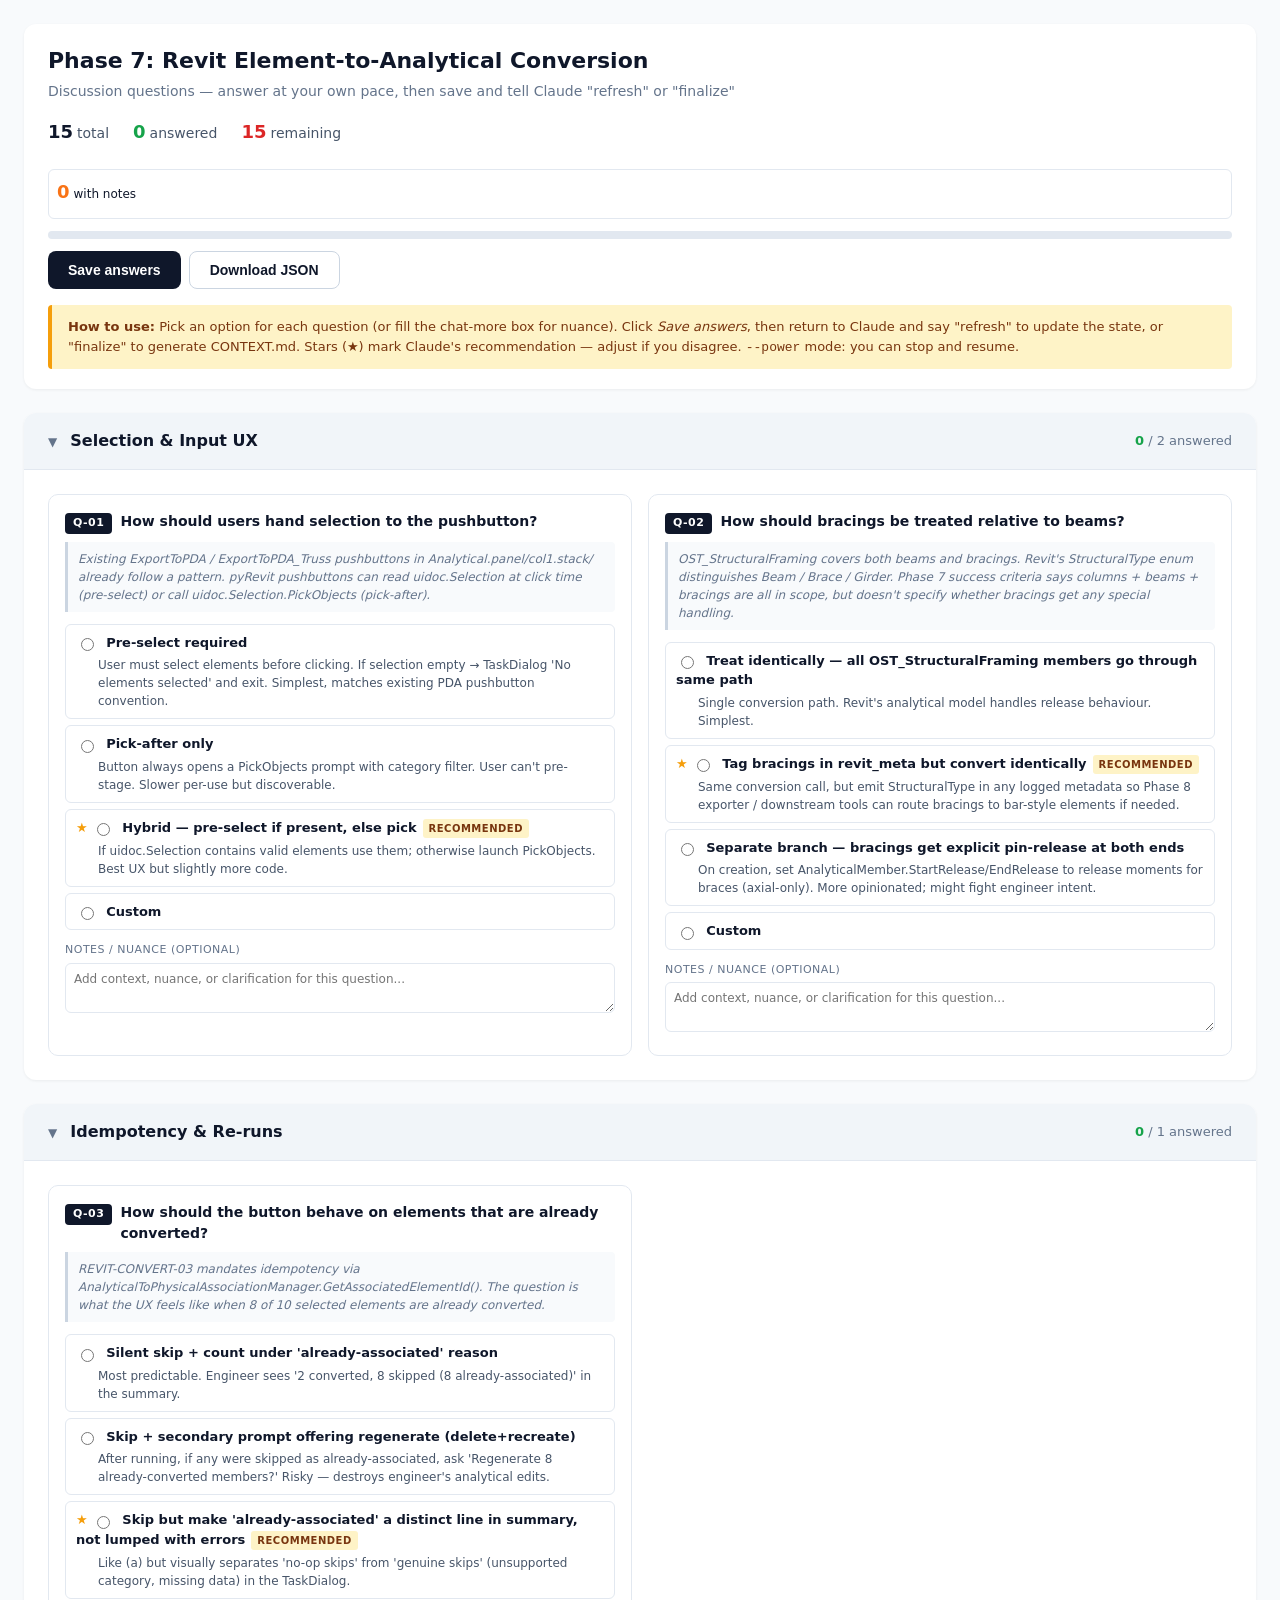
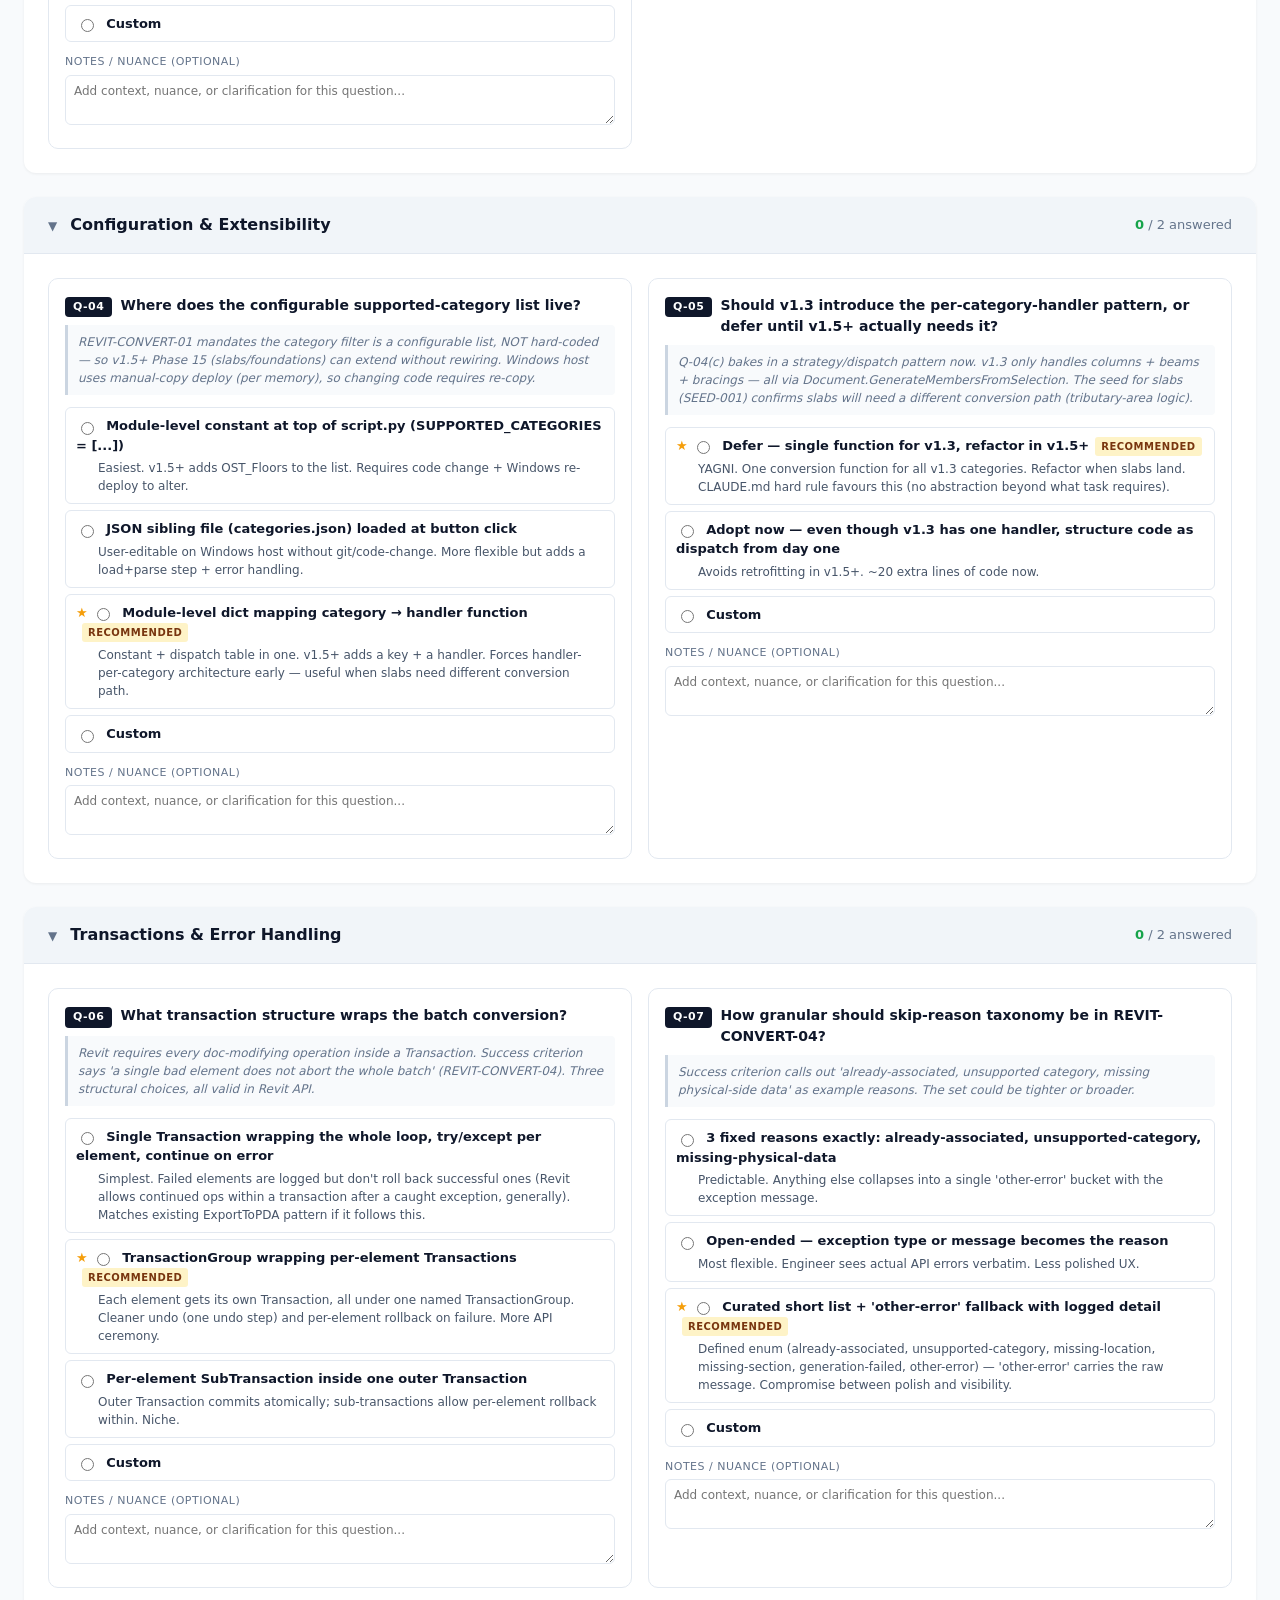
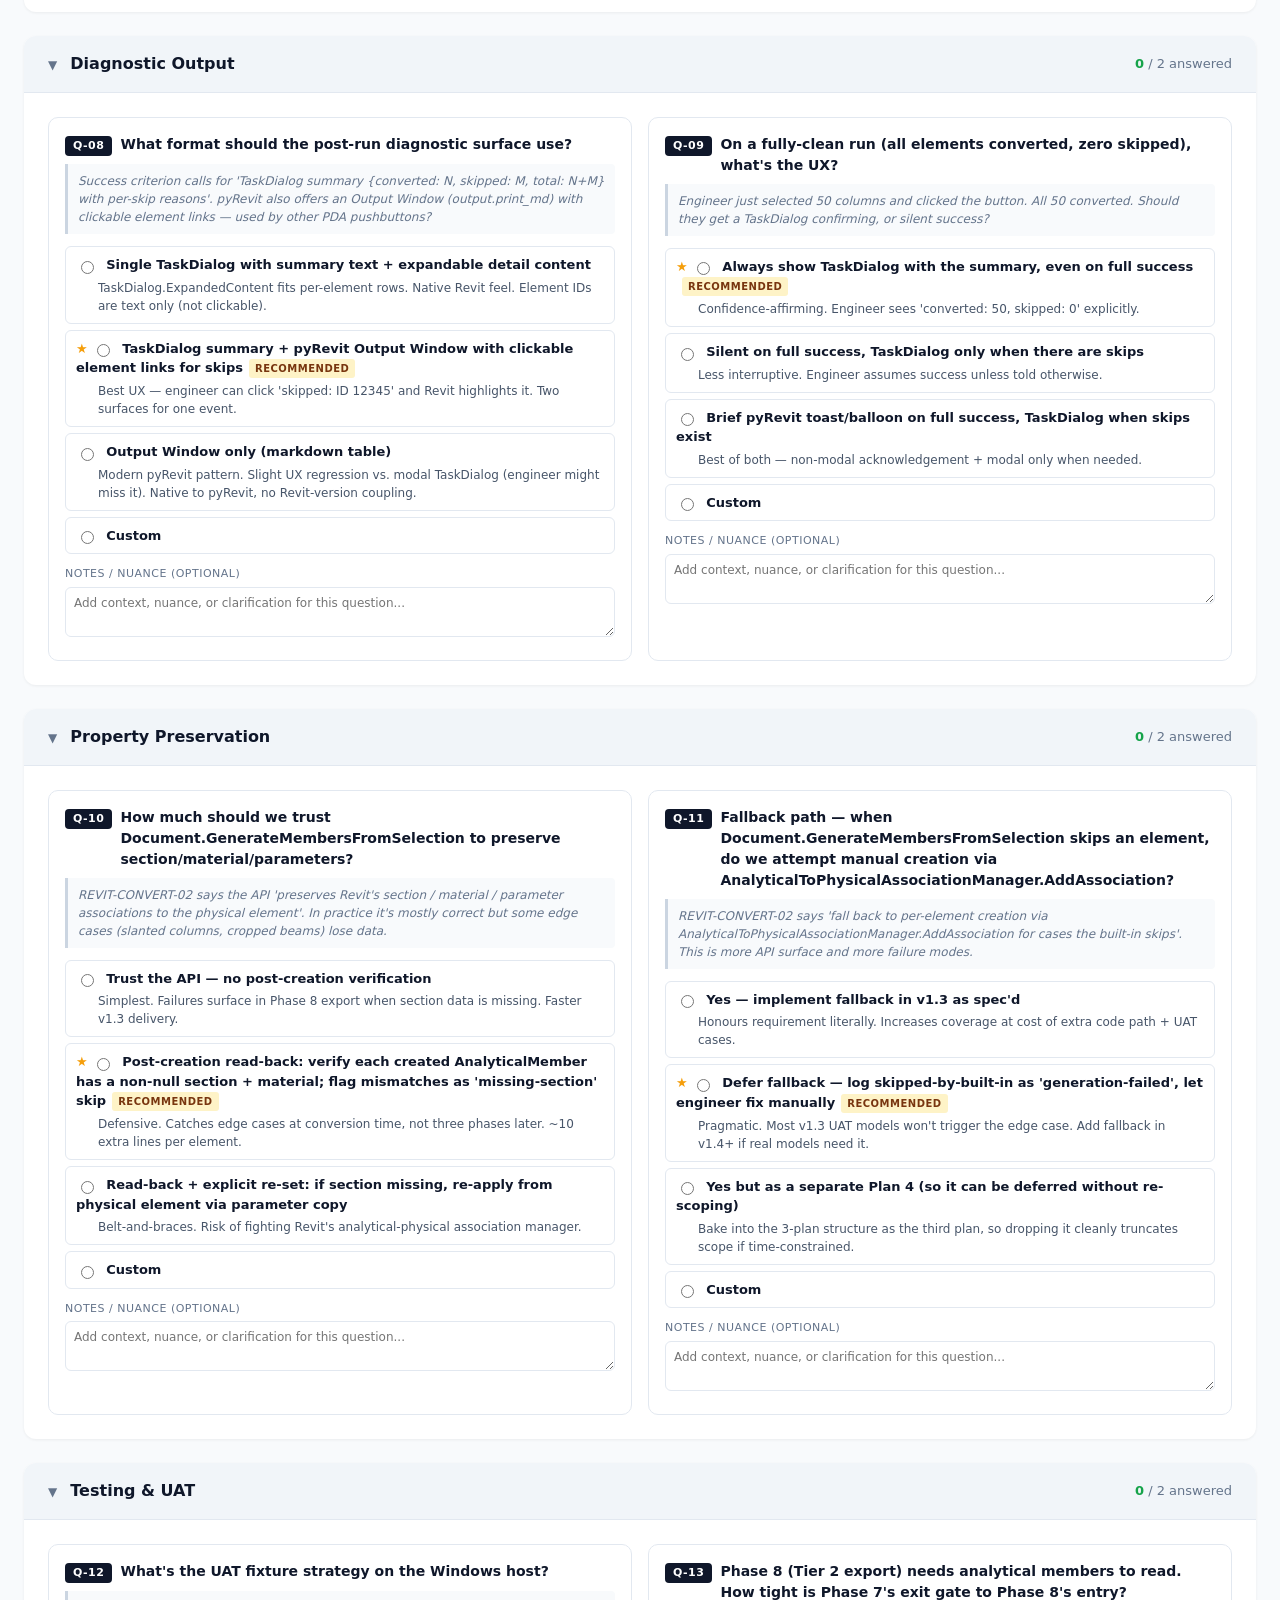
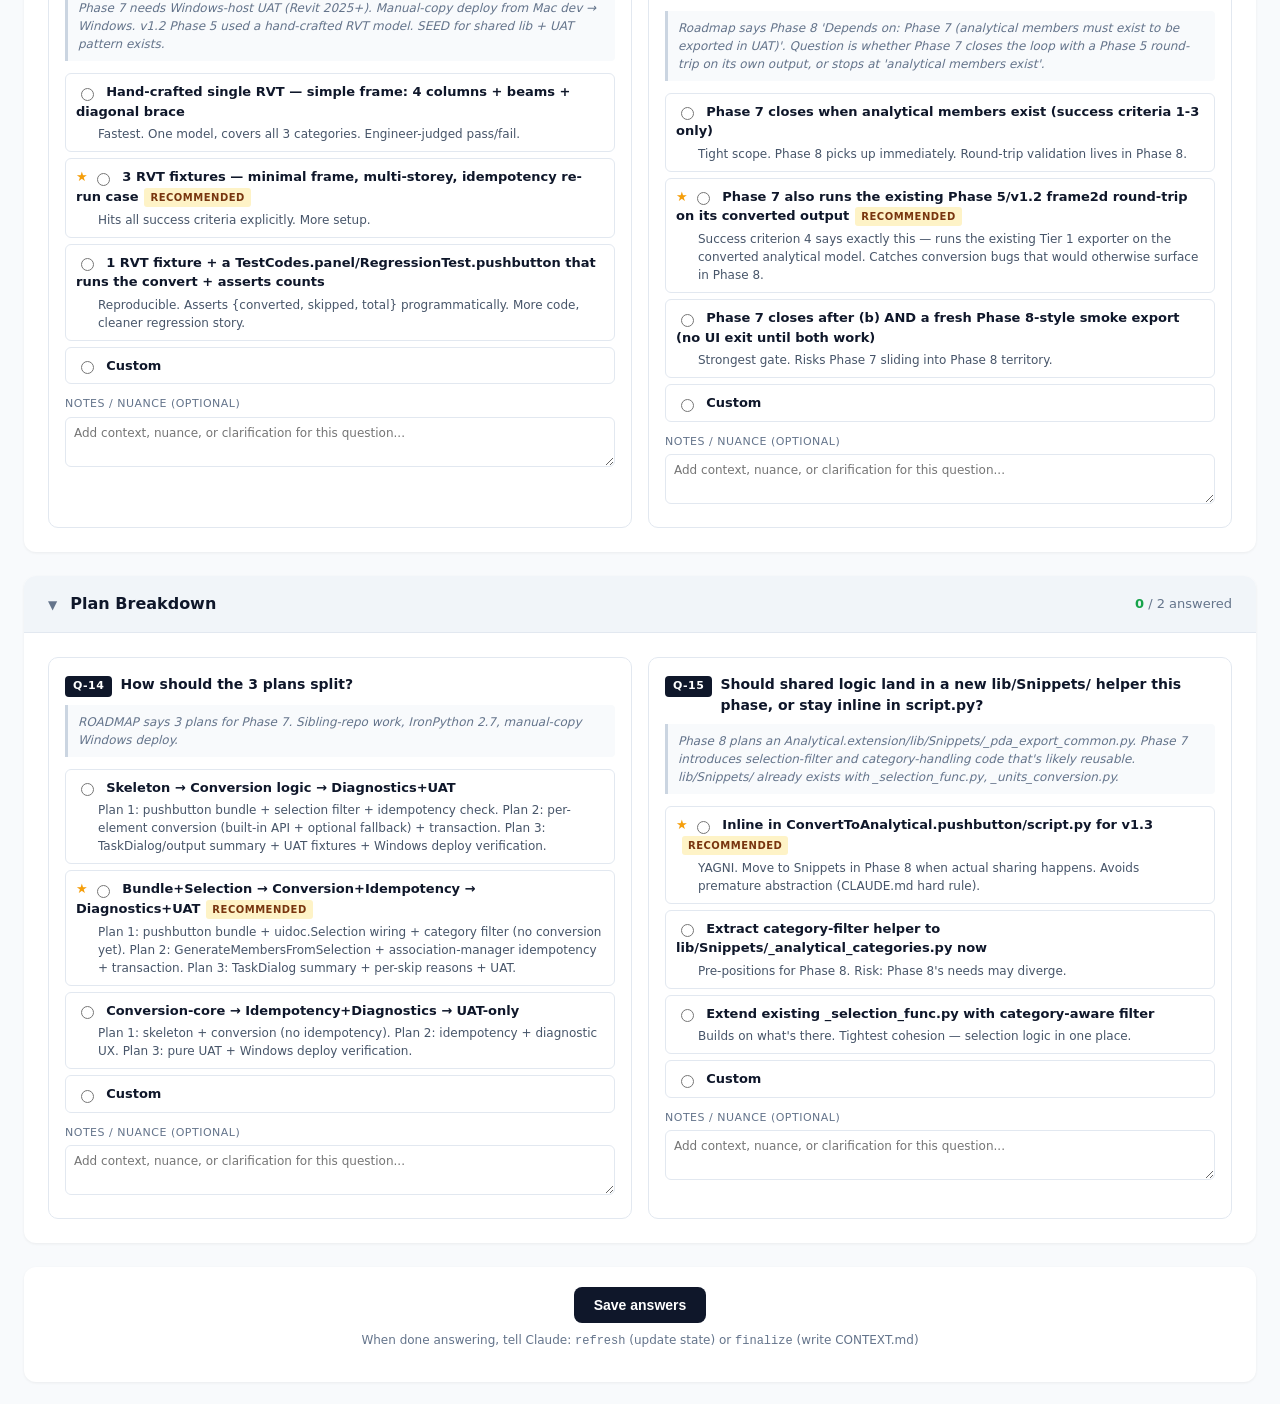
<file: .planning/phases/07-revit-element-to-analytical-conversion/07-QUESTIONS.html>
<!DOCTYPE html>
<html lang="en">
<head>
<meta charset="UTF-8">
<title>Phase 7: Revit Element-to-Analytical Conversion — Discussion Questions</title>
<style>
  * { box-sizing: border-box; }
  body {
    font-family: -apple-system, BlinkMacSystemFont, "Segoe UI", system-ui, sans-serif;
    background: #f8fafc;
    color: #0f172a;
    margin: 0;
    padding: 24px;
    line-height: 1.5;
  }
  header {
    max-width: 1400px;
    margin: 0 auto 24px;
    padding: 20px 24px;
    background: white;
    border-radius: 12px;
    box-shadow: 0 1px 3px rgba(0,0,0,0.06);
  }
  h1 {
    font-size: 22px;
    margin: 0 0 4px;
    color: #0f172a;
  }
  .subtitle {
    font-size: 14px;
    color: #64748b;
    margin: 0 0 16px;
  }
  .stats-bar {
    display: flex;
    gap: 24px;
    align-items: center;
    margin-bottom: 12px;
    flex-wrap: wrap;
  }
  .stat {
    font-size: 14px;
    color: #475569;
  }
  .stat strong {
    font-size: 18px;
    color: #0f172a;
    margin-right: 4px;
  }
  .stat.answered strong { color: #16a34a; }
  .stat.remaining strong { color: #dc2626; }
  .stat.chat-more strong { color: #f97316; }
  .progress-bar {
    width: 100%;
    height: 8px;
    background: #e2e8f0;
    border-radius: 4px;
    overflow: hidden;
    margin: 8px 0;
  }
  .progress-fill {
    height: 100%;
    background: linear-gradient(90deg, #16a34a 0%, #22c55e 100%);
    transition: width 0.3s ease;
  }
  .actions {
    display: flex;
    gap: 8px;
    margin-top: 12px;
  }
  button.save-btn {
    background: #0f172a;
    color: white;
    border: none;
    padding: 10px 20px;
    border-radius: 8px;
    font-size: 14px;
    font-weight: 600;
    cursor: pointer;
    transition: background 0.15s;
  }
  button.save-btn:hover { background: #1e293b; }
  button.export-btn {
    background: white;
    color: #0f172a;
    border: 1px solid #cbd5e1;
    padding: 10px 20px;
    border-radius: 8px;
    font-size: 14px;
    font-weight: 600;
    cursor: pointer;
  }
  button.export-btn:hover { background: #f1f5f9; }
  .instructions {
    margin-top: 16px;
    padding: 12px 16px;
    background: #fef3c7;
    border-left: 4px solid #f59e0b;
    border-radius: 4px;
    font-size: 13px;
    color: #78350f;
  }
  main {
    max-width: 1400px;
    margin: 0 auto;
  }
  .section {
    margin-bottom: 24px;
    background: white;
    border-radius: 12px;
    box-shadow: 0 1px 3px rgba(0,0,0,0.06);
    overflow: hidden;
  }
  .section-header {
    padding: 16px 24px;
    background: #f1f5f9;
    cursor: pointer;
    display: flex;
    justify-content: space-between;
    align-items: center;
    user-select: none;
    border-bottom: 1px solid #e2e8f0;
  }
  .section-header:hover { background: #e2e8f0; }
  .section-title {
    font-size: 16px;
    font-weight: 600;
    color: #0f172a;
  }
  .section-meta {
    font-size: 13px;
    color: #64748b;
  }
  .section-meta .answered-count {
    font-weight: 600;
    color: #16a34a;
  }
  .section-toggle {
    font-size: 12px;
    color: #64748b;
    margin-right: 8px;
  }
  .section-body {
    padding: 24px;
    display: grid;
    grid-template-columns: repeat(auto-fill, minmax(420px, 1fr));
    gap: 16px;
  }
  .section.collapsed .section-body { display: none; }
  .question-card {
    border: 1px solid #e2e8f0;
    background: white;
    border-radius: 10px;
    padding: 16px;
    transition: all 0.2s;
  }
  .question-card.answered {
    border: 2px solid #22c55e;
    background: #f0fdf4;
  }
  .q-header {
    display: flex;
    align-items: baseline;
    gap: 8px;
    margin-bottom: 8px;
  }
  .q-id {
    background: #0f172a;
    color: white;
    padding: 2px 8px;
    border-radius: 4px;
    font-size: 11px;
    font-weight: 700;
    letter-spacing: 0.5px;
  }
  .question-card.answered .q-id { background: #16a34a; }
  .q-title {
    font-size: 14px;
    font-weight: 600;
    color: #0f172a;
    flex: 1;
  }
  .q-context {
    font-size: 12px;
    color: #64748b;
    font-style: italic;
    margin-bottom: 12px;
    padding: 8px 10px;
    background: #f8fafc;
    border-left: 3px solid #cbd5e1;
    border-radius: 0 4px 4px 0;
  }
  .options { margin-bottom: 12px; }
  .option {
    display: block;
    padding: 8px 10px;
    margin-bottom: 6px;
    border: 1px solid #e2e8f0;
    border-radius: 6px;
    cursor: pointer;
    transition: all 0.15s;
    font-size: 13px;
  }
  .option:hover { background: #f1f5f9; }
  .option.selected {
    background: #dcfce7;
    border-color: #22c55e;
  }
  .option.recommended::before {
    content: "★ ";
    color: #f59e0b;
    font-weight: 700;
  }
  .option input[type="radio"] {
    margin-right: 8px;
    vertical-align: middle;
  }
  .option-label {
    font-weight: 600;
    color: #0f172a;
  }
  .option-description {
    display: block;
    color: #475569;
    font-size: 12px;
    margin-top: 4px;
    margin-left: 22px;
  }
  .chat-more-wrap {
    margin-top: 8px;
  }
  .chat-more-label {
    font-size: 11px;
    color: #64748b;
    margin-bottom: 4px;
    display: block;
    text-transform: uppercase;
    letter-spacing: 0.5px;
  }
  .chat-more {
    width: 100%;
    min-height: 50px;
    padding: 8px;
    border: 1px solid #e2e8f0;
    border-radius: 6px;
    font-family: inherit;
    font-size: 12px;
    color: #0f172a;
    resize: vertical;
    transition: border 0.15s;
  }
  .chat-more.has-content { border: 2px solid #f97316; }
  .chat-more:focus { outline: none; border-color: #0f172a; }
  .reco-tag {
    display: inline-block;
    background: #fef3c7;
    color: #78350f;
    padding: 2px 6px;
    border-radius: 3px;
    font-size: 10px;
    font-weight: 700;
    text-transform: uppercase;
    letter-spacing: 0.5px;
    margin-left: 6px;
  }
  footer {
    max-width: 1400px;
    margin: 24px auto 0;
    padding: 20px 24px;
    background: white;
    border-radius: 12px;
    box-shadow: 0 1px 3px rgba(0,0,0,0.06);
    text-align: center;
  }
</style>
</head>
<body>

<header>
  <h1>Phase 7: Revit Element-to-Analytical Conversion</h1>
  <p class="subtitle">Discussion questions — answer at your own pace, then save and tell Claude "refresh" or "finalize"</p>

  <div class="stats-bar">
    <div class="stat"><strong id="stat-total">0</strong>total</div>
    <div class="stat answered"><strong id="stat-answered">0</strong>answered</div>
    <div class="stat remaining"><strong id="stat-remaining">0</strong>remaining</div>
    <div class="stat chat-more"><strong id="stat-chat-more">0</strong>with notes</div>
  </div>

  <div class="progress-bar"><div class="progress-fill" id="progress-fill" style="width: 0%"></div></div>

  <div class="actions">
    <button class="save-btn" onclick="saveAnswers()">Save answers</button>
    <button class="export-btn" onclick="downloadJSON()">Download JSON</button>
  </div>

  <div class="instructions">
    <strong>How to use:</strong> Pick an option for each question (or fill the chat-more box for nuance). Click <em>Save answers</em>, then return to Claude and say "refresh" to update the state, or "finalize" to generate CONTEXT.md. Stars (★) mark Claude's recommendation — adjust if you disagree. <code>--power</code> mode: you can stop and resume.
  </div>
</header>

<main id="sections-container"></main>

<footer>
  <button class="save-btn" onclick="saveAnswers()">Save answers</button>
  <p style="font-size:12px;color:#64748b;margin-top:8px">When done answering, tell Claude: <code>refresh</code> (update state) or <code>finalize</code> (write CONTEXT.md)</p>
</footer>

<script>
const STATE = {
  "phase": "07-revit-element-to-analytical-conversion",
  "phase_name": "Revit Element-to-Analytical Conversion",
  "generated_at": "2026-04-28T20:15:00.000Z",
  "stats": { "total": 15, "answered": 0, "chat_more": 0, "remaining": 15 },
  "sections": [
    {
      "id": "selection-ux",
      "title": "Selection & Input UX",
      "questions": [
        {"id":"Q-01","title":"How should users hand selection to the pushbutton?","context":"Existing ExportToPDA / ExportToPDA_Truss pushbuttons in Analytical.panel/col1.stack/ already follow a pattern. pyRevit pushbuttons can read uidoc.Selection at click time (pre-select) or call uidoc.Selection.PickObjects (pick-after).","options":[{"id":"a","label":"Pre-select required","description":"User must select elements before clicking. If selection empty → TaskDialog 'No elements selected' and exit. Simplest, matches existing PDA pushbutton convention."},{"id":"b","label":"Pick-after only","description":"Button always opens a PickObjects prompt with category filter. User can't pre-stage. Slower per-use but discoverable."},{"id":"c","label":"Hybrid — pre-select if present, else pick","description":"If uidoc.Selection contains valid elements use them; otherwise launch PickObjects. Best UX but slightly more code."},{"id":"d","label":"Custom","description":""}],"answer":null,"chat_more":"","status":"unanswered","recommendation":"c"},
        {"id":"Q-02","title":"How should bracings be treated relative to beams?","context":"OST_StructuralFraming covers both beams and bracings. Revit's StructuralType enum distinguishes Beam / Brace / Girder. Phase 7 success criteria says columns + beams + bracings are all in scope, but doesn't specify whether bracings get any special handling.","options":[{"id":"a","label":"Treat identically — all OST_StructuralFraming members go through same path","description":"Single conversion path. Revit's analytical model handles release behaviour. Simplest."},{"id":"b","label":"Tag bracings in revit_meta but convert identically","description":"Same conversion call, but emit StructuralType in any logged metadata so Phase 8 exporter / downstream tools can route bracings to bar-style elements if needed."},{"id":"c","label":"Separate branch — bracings get explicit pin-release at both ends","description":"On creation, set AnalyticalMember.StartRelease/EndRelease to release moments for braces (axial-only). More opinionated; might fight engineer intent."},{"id":"d","label":"Custom","description":""}],"answer":null,"chat_more":"","status":"unanswered","recommendation":"b"}
      ]
    },
    {
      "id": "idempotency",
      "title": "Idempotency & Re-runs",
      "questions": [
        {"id":"Q-03","title":"How should the button behave on elements that are already converted?","context":"REVIT-CONVERT-03 mandates idempotency via AnalyticalToPhysicalAssociationManager.GetAssociatedElementId(). The question is what the UX feels like when 8 of 10 selected elements are already converted.","options":[{"id":"a","label":"Silent skip + count under 'already-associated' reason","description":"Most predictable. Engineer sees '2 converted, 8 skipped (8 already-associated)' in the summary."},{"id":"b","label":"Skip + secondary prompt offering regenerate (delete+recreate)","description":"After running, if any were skipped as already-associated, ask 'Regenerate 8 already-converted members?' Risky — destroys engineer's analytical edits."},{"id":"c","label":"Skip but make 'already-associated' a distinct line in summary, not lumped with errors","description":"Like (a) but visually separates 'no-op skips' from 'genuine skips' (unsupported category, missing data) in the TaskDialog."},{"id":"d","label":"Custom","description":""}],"answer":null,"chat_more":"","status":"unanswered","recommendation":"c"}
      ]
    },
    {
      "id": "config",
      "title": "Configuration & Extensibility",
      "questions": [
        {"id":"Q-04","title":"Where does the configurable supported-category list live?","context":"REVIT-CONVERT-01 mandates the category filter is a configurable list, NOT hard-coded — so v1.5+ Phase 15 (slabs/foundations) can extend without rewiring. Windows host uses manual-copy deploy (per memory), so changing code requires re-copy.","options":[{"id":"a","label":"Module-level constant at top of script.py (SUPPORTED_CATEGORIES = [...])","description":"Easiest. v1.5+ adds OST_Floors to the list. Requires code change + Windows re-deploy to alter."},{"id":"b","label":"JSON sibling file (categories.json) loaded at button click","description":"User-editable on Windows host without git/code-change. More flexible but adds a load+parse step + error handling."},{"id":"c","label":"Module-level dict mapping category → handler function","description":"Constant + dispatch table in one. v1.5+ adds a key + a handler. Forces handler-per-category architecture early — useful when slabs need different conversion path."},{"id":"d","label":"Custom","description":""}],"answer":null,"chat_more":"","status":"unanswered","recommendation":"c"},
        {"id":"Q-05","title":"Should v1.3 introduce the per-category-handler pattern, or defer until v1.5+ actually needs it?","context":"Q-04(c) bakes in a strategy/dispatch pattern now. v1.3 only handles columns + beams + bracings — all via Document.GenerateMembersFromSelection. The seed for slabs (SEED-001) confirms slabs will need a different conversion path (tributary-area logic).","options":[{"id":"a","label":"Defer — single function for v1.3, refactor in v1.5+","description":"YAGNI. One conversion function for all v1.3 categories. Refactor when slabs land. CLAUDE.md hard rule favours this (no abstraction beyond what task requires)."},{"id":"b","label":"Adopt now — even though v1.3 has one handler, structure code as dispatch from day one","description":"Avoids retrofitting in v1.5+. ~20 extra lines of code now."},{"id":"c","label":"Custom","description":""}],"answer":null,"chat_more":"","status":"unanswered","recommendation":"a"}
      ]
    },
    {
      "id": "transactions",
      "title": "Transactions & Error Handling",
      "questions": [
        {"id":"Q-06","title":"What transaction structure wraps the batch conversion?","context":"Revit requires every doc-modifying operation inside a Transaction. Success criterion says 'a single bad element does not abort the whole batch' (REVIT-CONVERT-04). Three structural choices, all valid in Revit API.","options":[{"id":"a","label":"Single Transaction wrapping the whole loop, try/except per element, continue on error","description":"Simplest. Failed elements are logged but don't roll back successful ones (Revit allows continued ops within a transaction after a caught exception, generally). Matches existing ExportToPDA pattern if it follows this."},{"id":"b","label":"TransactionGroup wrapping per-element Transactions","description":"Each element gets its own Transaction, all under one named TransactionGroup. Cleaner undo (one undo step) and per-element rollback on failure. More API ceremony."},{"id":"c","label":"Per-element SubTransaction inside one outer Transaction","description":"Outer Transaction commits atomically; sub-transactions allow per-element rollback within. Niche."},{"id":"d","label":"Custom","description":""}],"answer":null,"chat_more":"","status":"unanswered","recommendation":"b"},
        {"id":"Q-07","title":"How granular should skip-reason taxonomy be in REVIT-CONVERT-04?","context":"Success criterion calls out 'already-associated, unsupported category, missing physical-side data' as example reasons. The set could be tighter or broader.","options":[{"id":"a","label":"3 fixed reasons exactly: already-associated, unsupported-category, missing-physical-data","description":"Predictable. Anything else collapses into a single 'other-error' bucket with the exception message."},{"id":"b","label":"Open-ended — exception type or message becomes the reason","description":"Most flexible. Engineer sees actual API errors verbatim. Less polished UX."},{"id":"c","label":"Curated short list + 'other-error' fallback with logged detail","description":"Defined enum (already-associated, unsupported-category, missing-location, missing-section, generation-failed, other-error) — 'other-error' carries the raw message. Compromise between polish and visibility."},{"id":"d","label":"Custom","description":""}],"answer":null,"chat_more":"","status":"unanswered","recommendation":"c"}
      ]
    },
    {
      "id": "diagnostics",
      "title": "Diagnostic Output",
      "questions": [
        {"id":"Q-08","title":"What format should the post-run diagnostic surface use?","context":"Success criterion calls for 'TaskDialog summary {converted: N, skipped: M, total: N+M} with per-skip reasons'. pyRevit also offers an Output Window (output.print_md) with clickable element links — used by other PDA pushbuttons?","options":[{"id":"a","label":"Single TaskDialog with summary text + expandable detail content","description":"TaskDialog.ExpandedContent fits per-element rows. Native Revit feel. Element IDs are text only (not clickable)."},{"id":"b","label":"TaskDialog summary + pyRevit Output Window with clickable element links for skips","description":"Best UX — engineer can click 'skipped: ID 12345' and Revit highlights it. Two surfaces for one event."},{"id":"c","label":"Output Window only (markdown table)","description":"Modern pyRevit pattern. Slight UX regression vs. modal TaskDialog (engineer might miss it). Native to pyRevit, no Revit-version coupling."},{"id":"d","label":"Custom","description":""}],"answer":null,"chat_more":"","status":"unanswered","recommendation":"b"},
        {"id":"Q-09","title":"On a fully-clean run (all elements converted, zero skipped), what's the UX?","context":"Engineer just selected 50 columns and clicked the button. All 50 converted. Should they get a TaskDialog confirming, or silent success?","options":[{"id":"a","label":"Always show TaskDialog with the summary, even on full success","description":"Confidence-affirming. Engineer sees 'converted: 50, skipped: 0' explicitly."},{"id":"b","label":"Silent on full success, TaskDialog only when there are skips","description":"Less interruptive. Engineer assumes success unless told otherwise."},{"id":"c","label":"Brief pyRevit toast/balloon on full success, TaskDialog when skips exist","description":"Best of both — non-modal acknowledgement + modal only when needed."},{"id":"d","label":"Custom","description":""}],"answer":null,"chat_more":"","status":"unanswered","recommendation":"a"}
      ]
    },
    {
      "id": "properties",
      "title": "Property Preservation",
      "questions": [
        {"id":"Q-10","title":"How much should we trust Document.GenerateMembersFromSelection to preserve section/material/parameters?","context":"REVIT-CONVERT-02 says the API 'preserves Revit's section / material / parameter associations to the physical element'. In practice it's mostly correct but some edge cases (slanted columns, cropped beams) lose data.","options":[{"id":"a","label":"Trust the API — no post-creation verification","description":"Simplest. Failures surface in Phase 8 export when section data is missing. Faster v1.3 delivery."},{"id":"b","label":"Post-creation read-back: verify each created AnalyticalMember has a non-null section + material; flag mismatches as 'missing-section' skip","description":"Defensive. Catches edge cases at conversion time, not three phases later. ~10 extra lines per element."},{"id":"c","label":"Read-back + explicit re-set: if section missing, re-apply from physical element via parameter copy","description":"Belt-and-braces. Risk of fighting Revit's analytical-physical association manager."},{"id":"d","label":"Custom","description":""}],"answer":null,"chat_more":"","status":"unanswered","recommendation":"b"},
        {"id":"Q-11","title":"Fallback path — when Document.GenerateMembersFromSelection skips an element, do we attempt manual creation via AnalyticalToPhysicalAssociationManager.AddAssociation?","context":"REVIT-CONVERT-02 says 'fall back to per-element creation via AnalyticalToPhysicalAssociationManager.AddAssociation for cases the built-in skips'. This is more API surface and more failure modes.","options":[{"id":"a","label":"Yes — implement fallback in v1.3 as spec'd","description":"Honours requirement literally. Increases coverage at cost of extra code path + UAT cases."},{"id":"b","label":"Defer fallback — log skipped-by-built-in as 'generation-failed', let engineer fix manually","description":"Pragmatic. Most v1.3 UAT models won't trigger the edge case. Add fallback in v1.4+ if real models need it."},{"id":"c","label":"Yes but as a separate Plan 4 (so it can be deferred without re-scoping)","description":"Bake into the 3-plan structure as the third plan, so dropping it cleanly truncates scope if time-constrained."},{"id":"d","label":"Custom","description":""}],"answer":null,"chat_more":"","status":"unanswered","recommendation":"b"}
      ]
    },
    {
      "id": "uat",
      "title": "Testing & UAT",
      "questions": [
        {"id":"Q-12","title":"What's the UAT fixture strategy on the Windows host?","context":"Phase 7 needs Windows-host UAT (Revit 2025+). Manual-copy deploy from Mac dev → Windows. v1.2 Phase 5 used a hand-crafted RVT model. SEED for shared lib + UAT pattern exists.","options":[{"id":"a","label":"Hand-crafted single RVT — simple frame: 4 columns + beams + diagonal brace","description":"Fastest. One model, covers all 3 categories. Engineer-judged pass/fail."},{"id":"b","label":"3 RVT fixtures — minimal frame, multi-storey, idempotency re-run case","description":"Hits all success criteria explicitly. More setup."},{"id":"c","label":"1 RVT fixture + a TestCodes.panel/RegressionTest.pushbutton that runs the convert + asserts counts","description":"Reproducible. Asserts {converted, skipped, total} programmatically. More code, cleaner regression story."},{"id":"d","label":"Custom","description":""}],"answer":null,"chat_more":"","status":"unanswered","recommendation":"b"},
        {"id":"Q-13","title":"Phase 8 (Tier 2 export) needs analytical members to read. How tight is Phase 7's exit gate to Phase 8's entry?","context":"Roadmap says Phase 8 'Depends on: Phase 7 (analytical members must exist to be exported in UAT)'. Question is whether Phase 7 closes the loop with a Phase 5 round-trip on its own output, or stops at 'analytical members exist'.","options":[{"id":"a","label":"Phase 7 closes when analytical members exist (success criteria 1-3 only)","description":"Tight scope. Phase 8 picks up immediately. Round-trip validation lives in Phase 8."},{"id":"b","label":"Phase 7 also runs the existing Phase 5/v1.2 frame2d round-trip on its converted output","description":"Success criterion 4 says exactly this — runs the existing Tier 1 exporter on the converted analytical model. Catches conversion bugs that would otherwise surface in Phase 8."},{"id":"c","label":"Phase 7 closes after (b) AND a fresh Phase 8-style smoke export (no UI exit until both work)","description":"Strongest gate. Risks Phase 7 sliding into Phase 8 territory."},{"id":"d","label":"Custom","description":""}],"answer":null,"chat_more":"","status":"unanswered","recommendation":"b"}
      ]
    },
    {
      "id": "plan-shape",
      "title": "Plan Breakdown",
      "questions": [
        {"id":"Q-14","title":"How should the 3 plans split?","context":"ROADMAP says 3 plans for Phase 7. Sibling-repo work, IronPython 2.7, manual-copy Windows deploy.","options":[{"id":"a","label":"Skeleton → Conversion logic → Diagnostics+UAT","description":"Plan 1: pushbutton bundle + selection filter + idempotency check. Plan 2: per-element conversion (built-in API + optional fallback) + transaction. Plan 3: TaskDialog/output summary + UAT fixtures + Windows deploy verification."},{"id":"b","label":"Bundle+Selection → Conversion+Idempotency → Diagnostics+UAT","description":"Plan 1: pushbutton bundle + uidoc.Selection wiring + category filter (no conversion yet). Plan 2: GenerateMembersFromSelection + association-manager idempotency + transaction. Plan 3: TaskDialog summary + per-skip reasons + UAT."},{"id":"c","label":"Conversion-core → Idempotency+Diagnostics → UAT-only","description":"Plan 1: skeleton + conversion (no idempotency). Plan 2: idempotency + diagnostic UX. Plan 3: pure UAT + Windows deploy verification."},{"id":"d","label":"Custom","description":""}],"answer":null,"chat_more":"","status":"unanswered","recommendation":"b"},
        {"id":"Q-15","title":"Should shared logic land in a new lib/Snippets/ helper this phase, or stay inline in script.py?","context":"Phase 8 plans an Analytical.extension/lib/Snippets/_pda_export_common.py. Phase 7 introduces selection-filter and category-handling code that's likely reusable. lib/Snippets/ already exists with _selection_func.py, _units_conversion.py.","options":[{"id":"a","label":"Inline in ConvertToAnalytical.pushbutton/script.py for v1.3","description":"YAGNI. Move to Snippets in Phase 8 when actual sharing happens. Avoids premature abstraction (CLAUDE.md hard rule)."},{"id":"b","label":"Extract category-filter helper to lib/Snippets/_analytical_categories.py now","description":"Pre-positions for Phase 8. Risk: Phase 8's needs may diverge."},{"id":"c","label":"Extend existing _selection_func.py with category-aware filter","description":"Builds on what's there. Tightest cohesion — selection logic in one place."},{"id":"d","label":"Custom","description":""}],"answer":null,"chat_more":"","status":"unanswered","recommendation":"a"}
      ]
    }
  ]
};

function render() {
  const container = document.getElementById('sections-container');
  container.innerHTML = '';
  let qIndex = 0;
  STATE.sections.forEach((section, sIdx) => {
    const sectionEl = document.createElement('section');
    sectionEl.className = 'section';

    const answeredInSection = section.questions.filter(q => q.answer).length;

    sectionEl.innerHTML = `
      <div class="section-header" onclick="toggleSection(${sIdx})">
        <div>
          <span class="section-toggle">▼</span>
          <span class="section-title">${section.title}</span>
        </div>
        <span class="section-meta"><span class="answered-count">${answeredInSection}</span> / ${section.questions.length} answered</span>
      </div>
      <div class="section-body">
        ${section.questions.map(q => renderQuestion(q, sIdx)).join('')}
      </div>
    `;
    container.appendChild(sectionEl);
    qIndex += section.questions.length;
  });
  updateStats();
}

function renderQuestion(q, sIdx) {
  const answered = q.answer != null && q.answer !== '';
  const cardClass = answered ? 'question-card answered' : 'question-card';
  const optionsHtml = q.options.map(opt => {
    const isSelected = q.answer === opt.id;
    const isReco = q.recommendation === opt.id;
    const cls = `option ${isSelected ? 'selected' : ''} ${isReco ? 'recommended' : ''}`;
    return `
      <label class="${cls}">
        <input type="radio" name="${q.id}" value="${opt.id}" ${isSelected ? 'checked' : ''} onchange="setAnswer('${q.id}', '${opt.id}')">
        <span class="option-label">${escapeHtml(opt.label)}</span>${isReco ? '<span class="reco-tag">recommended</span>' : ''}
        ${opt.description ? `<span class="option-description">${escapeHtml(opt.description)}</span>` : ''}
      </label>
    `;
  }).join('');

  const chatMoreClass = q.chat_more && q.chat_more.trim() ? 'chat-more has-content' : 'chat-more';

  return `
    <div class="${cardClass}" id="card-${q.id}">
      <div class="q-header">
        <span class="q-id">${q.id}</span>
        <span class="q-title">${escapeHtml(q.title)}</span>
      </div>
      <div class="q-context">${escapeHtml(q.context)}</div>
      <div class="options">${optionsHtml}</div>
      <div class="chat-more-wrap">
        <label class="chat-more-label" for="chat-${q.id}">Notes / nuance (optional)</label>
        <textarea class="${chatMoreClass}" id="chat-${q.id}" placeholder="Add context, nuance, or clarification for this question..." oninput="setChatMore('${q.id}', this.value)">${escapeHtml(q.chat_more || '')}</textarea>
      </div>
    </div>
  `;
}

function escapeHtml(s) {
  if (s == null) return '';
  return String(s)
    .replace(/&/g, '&amp;')
    .replace(/</g, '&lt;')
    .replace(/>/g, '&gt;')
    .replace(/"/g, '&quot;')
    .replace(/'/g, '&#39;');
}

function findQ(qId) {
  for (const section of STATE.sections) {
    for (const q of section.questions) {
      if (q.id === qId) return q;
    }
  }
  return null;
}

function setAnswer(qId, optId) {
  const q = findQ(qId);
  if (!q) return;
  q.answer = optId;
  q.status = 'answered';
  render();
}

function setChatMore(qId, value) {
  const q = findQ(qId);
  if (!q) return;
  q.chat_more = value;
  if (!q.answer && value.trim()) {
    q.status = 'chat-more';
  } else if (q.answer) {
    q.status = 'answered';
  } else {
    q.status = 'unanswered';
  }
  // Don't full-render on every keystroke — just update stats and the textarea border
  const textarea = document.getElementById('chat-' + qId);
  if (textarea) {
    textarea.className = value.trim() ? 'chat-more has-content' : 'chat-more';
  }
  updateStats();
}

function toggleSection(sIdx) {
  const sections = document.querySelectorAll('.section');
  sections[sIdx].classList.toggle('collapsed');
  const toggle = sections[sIdx].querySelector('.section-toggle');
  toggle.textContent = sections[sIdx].classList.contains('collapsed') ? '▶' : '▼';
}

function updateStats() {
  let total = 0, answered = 0, chatMore = 0;
  STATE.sections.forEach(section => {
    section.questions.forEach(q => {
      total++;
      if (q.answer != null && q.answer !== '') answered++;
      if (q.chat_more && q.chat_more.trim()) chatMore++;
    });
  });
  STATE.stats = { total, answered, chat_more: chatMore, remaining: total - answered };
  document.getElementById('stat-total').textContent = total;
  document.getElementById('stat-answered').textContent = answered;
  document.getElementById('stat-remaining').textContent = total - answered;
  document.getElementById('stat-chat-more').textContent = chatMore;
  document.getElementById('progress-fill').style.width = ((answered / total) * 100) + '%';
}

async function saveAnswers() {
  updateStats();
  if ('showSaveFilePicker' in window) {
    try {
      const handle = await window.showSaveFilePicker({
        suggestedName: '07-QUESTIONS.json',
        types: [{ description: 'JSON', accept: { 'application/json': ['.json'] } }]
      });
      const writable = await handle.createWritable();
      await writable.write(JSON.stringify(STATE, null, 2));
      await writable.close();
      alert('Saved! Return to Claude and say "refresh" or "finalize".');
      return;
    } catch (err) {
      if (err.name !== 'AbortError') console.error(err);
    }
  }
  downloadJSON();
}

function downloadJSON() {
  updateStats();
  const blob = new Blob([JSON.stringify(STATE, null, 2)], { type: 'application/json' });
  const url = URL.createObjectURL(blob);
  const a = document.createElement('a');
  a.href = url;
  a.download = '07-QUESTIONS.json';
  document.body.appendChild(a);
  a.click();
  document.body.removeChild(a);
  URL.revokeObjectURL(url);
  alert('Downloaded 07-QUESTIONS.json. Replace the file in .planning/phases/07-revit-element-to-analytical-conversion/ then return to Claude and say "refresh" or "finalize".');
}

render();
</script>

</body>
</html>
</file>
<file: ui/frame2d/style.css>
/* ── Design tokens ─────────────────────────────────────────── */
:root {
  /* Colour palette — light theme */
  --color-bg: #f0f2f5;
  --color-surface: #ffffff;
  --color-surface-alt: #f5f5f5;
  --color-surface-hover: #e8eaf6;
  --color-canvas-bg: #fefefe;
  --color-fg: #222222;
  --color-fg-muted: #555555;
  --color-fg-subtle: #777777;
  --color-fg-faint: #888888;
  --color-fg-strong: #333333;
  --color-fg-mid: #666666;
  --color-border: #dddddd;
  --color-border-subtle: #e0e0e0;
  --color-border-faint: #eeeeee;
  --color-border-input: #cccccc;
  --color-border-hover: #9fa8da;
  --color-grid: #d4d8df;
  --color-accent: #1a2744;            /* brand navy — preserves canvas continuity */
  --color-accent-bright: #3f51b5;
  --color-on-accent: #ffffff;
  --color-info: #1565c0;
  --color-info-border: #90caf9;
  --color-ok: #2e7d32;
  --color-danger: #c62828;
  --color-danger-strong: #b71c1c;
  --color-danger-bg: #ffebee;
  --color-danger-bg-soft: #fce4ec;
  --color-accent-spring: #6a1b9a;
  --color-accent-spring-border: #ce93d8;

  /* Spacing scale */
  --space-1: 4px;
  --space-2: 8px;
  --space-3: 12px;
  --space-4: 16px;
  --space-5: 20px;
  --space-6: 24px;

  /* Radius scale */
  --radius-sm: 4px;
  --radius-md: 6px;
  --radius-lg: 10px;

  /* Shadow scale */
  --shadow-sm: 0 1px 2px rgba(0, 0, 0, 0.06);
  --shadow-md: 0 2px 8px rgba(0, 0, 0, 0.08);
  --shadow-lg: 0 4px 18px rgba(0, 0, 0, 0.12);

  /* Typography */
  --font-sans: 'Inter', system-ui, -apple-system, 'Segoe UI', Roboto, sans-serif;
  --font-mono: 'JetBrains Mono', ui-monospace, SFMono-Regular, Menlo, Consolas, monospace;
  --font-size-xs: 11px;
  --font-size-sm: 12px;
  --font-size-md: 13px;
  --font-size-lg: 16px;

  /* ── Canvas content colours (theme-aware) ─────────────────── */
  --canvas-stroke: var(--color-accent);             /* default member / outline (aliases brand navy) */
  --canvas-bar: #555555;                            /* bar-element member colour */
  --canvas-node: #e53935;                           /* node circle fill (red marker) */
  --canvas-label: #1a2744;                          /* default label text colour */
  --canvas-grid: var(--color-grid);                 /* aliases j8m grid token (auto light/dark) */
  --canvas-support: #1a2744;                        /* fixed/pinned/roller glyph stroke + fill */
  --canvas-spring: #6a1b9a;                         /* spring support glyph */
  --canvas-load: #2e7d32;                           /* X/Y node-load arrow */
  --canvas-load-label: #1b5e20;                     /* node-load value text */
  --canvas-load-moment: #6a1b9a;                    /* moment-load arc + arrowhead */
  --canvas-load-moment-label: #4a148c;              /* moment-load value text */
  --canvas-udl: #7b1fa2;                            /* vertical UDL arrows */
  --canvas-udl-label: #4a148c;                      /* vertical UDL value text */
  --canvas-udl-x: #0288d1;                          /* horizontal UDL arrows */
  --canvas-udl-x-label: #01579b;                    /* horizontal UDL value text */
  --canvas-tension: var(--color-info);              /* member force > 0 (aliases #1565c0) */
  --canvas-compression: var(--color-danger-strong); /* member force < 0 (aliases #b71c1c) */
  --canvas-zero: #999999;                           /* member force ~0 + diagram baselines */
  --canvas-reaction: #ef6c00;                       /* support reaction force arrows (orange — distinct from #6a1b9a moment-load purple) */
  --canvas-reaction-label: #bf360c;                 /* reaction kN / kNm value text */
  --canvas-reaction-moment: #ef6c00;                /* moment-reaction arc + arrowhead (same hue as force reaction) */
  --canvas-bmd: #1565c0;                            /* BMD outline colour */
  --canvas-bmd-fill: rgba(33, 150, 243, 0.25);      /* BMD polygon fill */
  --canvas-sfd: #2e7d32;                            /* SFD outline colour */
  --canvas-sfd-fill: rgba(76, 175, 80, 0.25);       /* SFD polygon fill */
  --canvas-deflected: rgba(255, 152, 0, 0.75);      /* deflected-shape outline */
  --canvas-deflected-label: #e65100;                /* δ_max label colour */
  --canvas-pin-release: #ff6f00;                    /* pin-release circle outline */
  --canvas-pin-release-fill: #ffffff;               /* pin-release circle fill */
  --canvas-label-bg: rgba(255, 255, 255, 0.88);     /* labelText() text-backing rect */
  --canvas-member-preview: #3f51b5;                 /* per-member E/I/A override outline */
  --canvas-diagnostic: #e53935;                     /* offending nodes/members highlight */
  --canvas-label-size: 10px;                        /* default canvas label font size (Task 3 reads this) */

  /* ── Spike — modernised toolbar palette (260528-vzl) ───────
     Theme-independent palette evaluated against the existing
     toolbar buttons. Three semantic accents are now live:
       --spike-accent-active  → mode-active glyph (Add Member)
       --spike-accent-primary → Solve button fill (loudest CTA)
       --spike-accent-danger  → Reset All destructive signal
     Delete this block + all `.*--spike` rules to retire spike. */
  --spike-bg: #1E2228;
  --spike-surface: #3A3735;
  --spike-ink: #EAE6D8;
  --spike-accent-active: #56E892;
  --spike-accent-primary: #F5C82E;
  --spike-accent-danger: #A8323A;
  --spike-border: rgba(234, 230, 216, 0.12);
}

/* ── @font-face: self-hosted Inter ─────────────────────────── */
@font-face {
  font-family: 'Inter';
  font-style: normal;
  font-weight: 400;
  font-display: swap;
  src: url('../fonts/Inter-Regular.woff2') format('woff2');
}
@font-face {
  font-family: 'Inter';
  font-style: normal;
  font-weight: 500;
  font-display: swap;
  src: url('../fonts/Inter-Medium.woff2') format('woff2');
}
@font-face {
  font-family: 'Inter';
  font-style: normal;
  font-weight: 600;
  font-display: swap;
  src: url('../fonts/Inter-SemiBold.woff2') format('woff2');
}

/* ── @font-face: self-hosted JetBrains Mono ────────────────── */
@font-face {
  font-family: 'JetBrains Mono';
  font-style: normal;
  font-weight: 400;
  font-display: swap;
  src: url('../fonts/JetBrainsMono-Regular.woff2') format('woff2');
}
@font-face {
  font-family: 'JetBrains Mono';
  font-style: normal;
  font-weight: 500;
  font-display: swap;
  src: url('../fonts/JetBrainsMono-Medium.woff2') format('woff2');
}

/* ── Reset & base ─────────────────────────────────────────── */
*, *::before, *::after { box-sizing: border-box; margin: 0; padding: 0; }

body {
  font-family: var(--font-sans);
  font-size: 13px;
  background: var(--color-bg);
  color: var(--color-fg);
  display: flex;
  flex-direction: column;
  min-height: 100vh;
}

/* ── Header ───────────────────────────────────────────────── */
header {
  background: var(--color-accent);
  color: var(--color-on-accent);
  padding: var(--space-3) var(--space-5);
  box-shadow: var(--shadow-sm);
}
header h1 { font-size: 16px; font-weight: 600; letter-spacing: 0.5px; }

/* ── Workspace (rs3 — column flow: toolbar on top, canvas below) */
.workspace { display: flex; flex: 1; flex-direction: column; gap: 0; min-height: 0; }

/* ── Top toolbar panel (rs3 — horizontal wrap-row above canvas) ── */
.panel {
  width: 100%;
  min-width: 0;
  background: var(--color-bg);
  border-bottom: 1px solid var(--color-border-subtle);
  padding: var(--space-3);
  display: flex;
  flex-direction: row;
  flex-wrap: wrap;
  align-items: flex-start;
  gap: var(--space-2);
  overflow-x: auto;
  box-shadow: var(--shadow-sm);
}

.panel-section {
  background: transparent;
  border: none;
  border-radius: var(--radius-md);
  padding: var(--space-2);
  margin-bottom: 0;
  box-shadow: none;
}
.panel-section h3 {
  font-size: 11px;
  text-transform: uppercase;
  font-weight: 600;
  color: var(--color-fg-faint);
  letter-spacing: 0.5px;
  margin-bottom: var(--space-2);
}

/* ── Collapsible card disclosure (nwi) ─────────────────────── */
.card {
  background: transparent;
  border: none;
  border-radius: var(--radius-md);
  padding: var(--space-2);
  margin-bottom: 0;
  box-shadow: none;
}

/* ── Horizontal-toolbar sizing for cards + surviving sections (rs3) */
.card,
.panel-section {
  flex: 0 1 auto;
  min-width: 110px;
  margin-bottom: 0;
}
summary {
  list-style: none;          /* Firefox + standards */
  cursor: pointer;
  display: flex;
  align-items: center;
  font-size: 9px;
  text-transform: uppercase;
  font-weight: 600;
  color: var(--color-fg-faint);
  letter-spacing: 0.5px;
  margin: calc(-1 * var(--space-2));   /* extend click-target to full card padding */
  margin-bottom: var(--space-1);
  padding: var(--space-2);
  border-radius: var(--radius-md) var(--radius-md) 0 0;
  user-select: none;
  transition: background 0.15s cubic-bezier(0.16, 1, 0.3, 1),
              color 0.15s cubic-bezier(0.16, 1, 0.3, 1);
}
summary::-webkit-details-marker {
  display: none;             /* Safari / older Chromium */
}
summary::marker {
  display: none;             /* Firefox standards path */
}
summary:hover {
  background: var(--color-surface-hover);
}
summary::before {
  content: '\25B8';          /* ▸ U+25B8 BLACK RIGHT-POINTING SMALL TRIANGLE */
  display: inline-block;
  margin-right: var(--space-2);
  color: var(--color-fg-faint);
  font-size: 10px;
  line-height: 1;
  transition: transform 0.2s ease;
  transform-origin: 50% 50%;
}
details[open] > summary::before {
  transform: rotate(90deg);
}
details[open] > summary {
  margin-bottom: var(--space-2);
}
@media (prefers-reduced-motion: reduce) {
  summary::before {
    transition: none;
  }
  summary {
    transition: none;
  }
}

.tool-btn {
  display: block;
  width: 100%;
  padding: var(--space-1) var(--space-2);
  margin-bottom: var(--space-1);
  text-align: left;
  background: var(--color-surface-alt);
  border: 1px solid transparent;
  border-radius: var(--radius-sm);
  cursor: pointer;
  font-size: 11px;
  font-family: inherit;
  transition: background 0.15s cubic-bezier(0.16, 1, 0.3, 1),
              border-color 0.15s cubic-bezier(0.16, 1, 0.3, 1),
              box-shadow 0.15s cubic-bezier(0.16, 1, 0.3, 1),
              transform 0.1s cubic-bezier(0.16, 1, 0.3, 1);
}
.tool-btn:hover  { background: var(--color-surface-hover); border-color: var(--color-border-hover); box-shadow: var(--shadow-sm); }
.tool-btn:active { transform: scale(0.97); }
.tool-btn.active { background: var(--color-accent); color: var(--color-on-accent); border-color: var(--color-accent); box-shadow: var(--shadow-sm); }
.tool-btn.danger { color: var(--color-danger); }
.tool-btn.danger:hover { background: var(--color-danger-bg); border-color: var(--color-danger); }

/* ── Spike modifier: .tool-btn--spike (260528-vzl) ────────────
   Scoped to the Add Member button in the Geometry card. Additive
   on top of `.tool-btn`; layout (display: block, width, padding,
   margin-bottom, text-align, font-size, font-family, transition)
   inherits from the base rule. Active-state uses Option A — accent
   on glyph + thin ring, NO full background fill swap. Delete this
   block + the `--spike-*` tokens at `:root` to retire the spike. */
.tool-btn--spike {
  background: var(--spike-surface);
  color: var(--spike-ink);
  border: 1px solid var(--spike-border);
  border-radius: var(--radius-sm);
  display: inline-flex;
  align-items: center;
  gap: 6px;
}
.tool-btn--spike .spike-glyph {
  width: 16px;
  height: 16px;
  flex: 0 0 16px;
  color: currentColor;
}
.tool-btn--spike:hover {
  background: var(--spike-surface);
  border-color: rgba(234, 230, 216, 0.24);
  box-shadow: 0 2px 6px rgba(0, 0, 0, 0.30);
}
.tool-btn--spike:focus-visible {
  outline: 2px solid var(--spike-accent-active);
  outline-offset: 2px;
}
.tool-btn--spike.active {
  background: var(--spike-surface);
  color: var(--spike-accent-active);
  border: 1.5px solid var(--spike-accent-active);
  box-shadow: var(--shadow-sm);
}
.tool-btn--spike.active:hover {
  background: var(--spike-surface);
  border-color: var(--spike-accent-active);
}

/* Density input gates on the Self-weight toggle's .active class.
   Dimmed + non-interactive when self-weight is off, full-opacity when on.
   Companion to `.tool-btn--spike` ρ toggle in Material Properties card. */
.density-gated {
  opacity: 0.4;
  pointer-events: none;
  transition: opacity 0.15s;
  font-size: 11px;
}
/* Unit annotation (kg/m³) below the input — small, muted, structural-engineering style. */
.density-gated .unit-suffix {
  font-size: 9px;
  color: var(--color-fg-subtle);
  margin-top: 1px;
}
.density-gated.is-active {
  opacity: 1;
  pointer-events: auto;
}

/* Support-button glyph+label wrapper: keeps the SVG glyph and the
   button text grouped on the LEFT of the flex row so the existing
   `.support-tag` badge stays pushed to the right by `justify-content:
   space-between` on `.support-btn`. */
.support-btn .support-label {
  display: inline-flex;
  align-items: center;
  gap: 6px;
  min-width: 0;
}

/* Danger override: applied to Reset All. Subtle burgundy ink at rest,
   loud burgundy fill on hover — destructive action signal. Higher
   specificity than .tool-btn--spike alone, so wins the cascade. */
.tool-btn--spike.danger {
  color: var(--spike-accent-danger);
  border-color: rgba(168, 50, 58, 0.35);
}
.tool-btn--spike.danger:hover {
  background: var(--spike-accent-danger);
  color: var(--spike-ink);
  border-color: var(--spike-accent-danger);
  box-shadow: 0 2px 8px rgba(168, 50, 58, 0.35);
}

/* Solve button uses --spike-accent-primary (yellow) as a full fill,
   reading as the loudest call-to-action on screen. Dark ink on yellow
   gives high contrast. Layout/sizing/typography inherits from .solve-btn. */
.solve-btn--spike {
  background: var(--spike-accent-primary);
  color: var(--spike-bg);
  border: 1.5px solid var(--spike-accent-primary);
  box-shadow: 0 2px 8px rgba(245, 200, 46, 0.25);
}
.solve-btn--spike:hover {
  background: var(--spike-accent-primary);
  filter: brightness(1.08);
  box-shadow: 0 4px 14px rgba(245, 200, 46, 0.40);
}

/* ── Support buttons ──────────────────────────────────────── */
.support-btn {
  display: flex;
  align-items: center;
  justify-content: space-between;
  gap: 4px;
}
.support-tag {
  font-size: 10px;
  background: var(--color-surface-hover);
  color: var(--color-accent-bright);
  border-radius: 3px;
  padding: 1px 4px;
  white-space: nowrap;
  font-weight: 600;
}
.support-tag.fixed { background: var(--color-danger-bg-soft); color: var(--color-danger); }

/* ── Inputs ───────────────────────────────────────────────── */
.panel-section label,
.card > label {
  display: flex;
  flex-direction: column;
  gap: 2px;
  margin-bottom: 6px;
  font-size: 12px;
  color: var(--color-fg-muted);
}
.panel-section input[type="number"],
.card > label input[type="number"] {
  padding: 4px 6px;
  border: 1px solid var(--color-border-input);
  border-radius: 4px;
  font-size: 12px;
  width: 100%;
}
.checkbox-label { flex-direction: row !important; align-items: center; gap: 6px !important; cursor: pointer; }

/* ── Display card density (tke — Item 1) ──────────────────────
   Scoped via :has() to target only the Display <details class="card">,
   identified by its unique child #chkDeflected. Forces vertical stacking
   of .checkbox-label items, smaller font-size, tighter gap. The 9 other
   cards' .checkbox-label items (none currently exist outside Display,
   but the global rule remains intact for any future use) keep row layout.
*/
details.card:has(#chkDeflected) .checkbox-label {
  font-size: 11px;
  margin-bottom: 2px;
}

details.card:has(#chkDeflected) .display-col > label:not(.checkbox-label) {
  display: flex;
  flex-direction: column;
  align-items: flex-start;
  gap: 2px;
  font-size: 11px;
  margin-bottom: 2px;
}

details.card:has(#chkDeflected) .display-col > label input[type="number"],
details.card:has(#chkDeflected) .display-col > label.panel-label input[type="number"],
details.card:has(#chkDeflected) .display-col > label.panel-label input[type="range"] {
  font-size: 11px;
  padding: 2px 5px;
}

/* Slider + number combo for scale controls (Deflection / BMD-SFD / Symbol size / Label size). */
.scale-row {
  display: inline-flex;
  align-items: center;
  gap: 4px;
  width: 100%;
}
.scale-row input[type="range"] {
  flex: 1 1 auto;
  min-width: 0;
}
/* Specificity > .panel-label input[type="number"] { width: 100% } so the number box doesn't eat the slider's space inside a panel-label. */
label .scale-row input[type="number"] {
  flex: 0 0 auto;
  width: 4.5em;
}

/* Display body — 2 explicit column wrappers (w2a, replaces vhi grid auto-placement).
   Two <div class="display-col"> children render side-by-side via flex-row;
   each col is itself a flex-column. Deterministic row alignment — first item
   of col 1 (chkSupports) and first item of col 2 (chkDiagLabels) at same baseline. */
details.card:has(#chkDeflected) .display-body {
  display: flex;
  flex-direction: row;
  gap: var(--space-3);
  align-items: flex-start;
}
details.card:has(#chkDeflected) .display-col {
  display: flex;
  flex-direction: column;
  gap: 2px;
  flex: 1;
  min-width: 0;
}

/* ── Solve button ─────────────────────────────────────────── */
.solve-btn {
  width: 100%;
  padding: var(--space-2);
  background: var(--color-accent);
  color: var(--color-on-accent);
  border: none;
  border-radius: var(--radius-md);
  font-size: 13px;
  font-weight: bold;
  font-family: inherit;
  cursor: pointer;
  letter-spacing: 1px;
  box-shadow: var(--shadow-sm);
  transition: background 0.15s, box-shadow 0.15s;
}
.solve-btn:hover { background: var(--color-accent-bright); box-shadow: var(--shadow-md); }

#solveStatus {
  margin-top: 6px;
  font-size: 11px;
  color: var(--color-fg-muted);
  min-height: 16px;
  text-align: center;
}
#solveStatus.error { color: var(--color-danger); }
#solveStatus.ok    { color: var(--color-ok); }

/* ── Canvas area ──────────────────────────────────────────── */
.canvas-area {
  flex: 1;
  display: flex;
  flex-direction: column;
  padding: var(--space-2);
  gap: var(--space-1);
  position: relative;   /* i52: anchors #cardFloatLayer for absolute-positioned floated cards */
}
.canvas-topbar {
  display: flex;
  justify-content: space-between;
  align-items: center;
  padding: 2px var(--space-1);
}
.mode-indicator { font-size: 12px; color: var(--color-fg-muted); }
.mode-indicator span { font-weight: 600; color: var(--color-accent); }
.coords { font-size: 12px; color: var(--color-fg-subtle); font-family: var(--font-mono); }

canvas {
  border: 1px solid var(--color-border-input);
  background: var(--color-canvas-bg);
  border-radius: var(--radius-md);
  cursor: crosshair;
  display: block;
  width: 100%;
  flex: 1;
  min-height: 0;
  box-shadow: var(--shadow-sm);
}

/* ── Canvas + Results sidebar row (v7c — results moved from top to right) ── */
.canvas-row {
  display: flex;
  flex-direction: row;
  flex: 1;
  min-height: 0;
  gap: var(--space-2);
}

/* ── Resize divider between canvas and results ─────────────── */
#resizeDivider {
  width: 6px;
  cursor: col-resize;
  background: var(--color-border);
  flex-shrink: 0;
  transition: background 0.15s;
}
#resizeDivider:hover,
#resizeDivider.active {
  background: var(--color-accent);
}

/* ── Results panel (right sidebar, vertical column) ──────────── */
.results-panel {
  background: var(--color-surface);
  border-left: 2px solid var(--color-accent);
  padding: var(--space-3) var(--space-4);
  box-shadow: var(--shadow-md);
  flex: 0 0 320px;
  max-height: 100%;
  overflow-y: auto;
}
.results-grid { display: flex; flex-direction: column; gap: var(--space-3); align-items: stretch; }
.results-table-wrap { overflow-x: auto; }
.results-table-wrap h3 {
  font-size: 12px;
  text-transform: uppercase;
  color: var(--color-fg-mid);
  margin-bottom: var(--space-2);
}

table { border-collapse: collapse; font-size: 12px; }
th, td { border: 1px solid var(--color-border-subtle); padding: var(--space-1) var(--space-2); text-align: right; }
th { background: var(--color-surface-alt); font-weight: 600; text-align: center; }
td:first-child, td:nth-child(2), td:nth-child(3) { text-align: center; }

.tension     { color: var(--color-info); font-weight: bold; }
.compression { color: var(--color-danger-strong); font-weight: bold; }
.zero-force  { color: var(--color-fg-subtle); }

/* ── Section calculator ───────────────────────────────────── */
.panel-label {
  display: flex;
  flex-direction: column;
  gap: 2px;
  margin-bottom: 4px;
  font-size: 12px;
  color: var(--color-fg-muted);
}
.panel-label input[type="number"] {
  padding: 4px 6px;
  border: 1px solid var(--color-border-input);
  border-radius: 4px;
  font-size: 12px;
  width: 100%;
}
.sec-inputs { margin-bottom: 4px; }

/* ── Download link ────────────────────────────────────────── */
.download-link { font-size: 12px; }

/* ── Spring support modal ─────────────────────────────────── */
#springPanel label { display:block; margin: 6px 0; font-size: 12px; color: var(--color-fg-strong); }
#springPanel input[type="number"] {
  width: 100%;
  margin-top: 3px;
  padding: 3px 5px;
  font-size: 12px;
  box-sizing: border-box;
  border: 1px solid var(--color-accent-spring-border);
  border-radius: 3px;
}
#springPanel .hint { font-size: 11px; color: var(--color-fg-muted); margin: 0 0 8px 0; }
#springPanel .panel-actions { margin-top: 10px; display: flex; gap: 8px; justify-content: flex-end; }

/* ── UDL & Spring floating panels — token-driven (260505-sq0) ── */
#udlPanel,
#springPanel,
#memberPropsPanel {
  display: none;             /* JS toggles to 'block' */
  position: fixed;
  top: 50%;
  left: 50%;
  transform: translate(-50%, -50%);
  z-index: 200;
  background: var(--color-surface);
  border-radius: var(--radius-md);
  box-shadow: var(--shadow-lg);
  padding: 16px 20px;
  font-family: inherit;
  color: var(--color-fg);
}

#udlPanel        { border: 1px solid var(--color-info-border);          min-width: 240px; }
#springPanel     { border: 1px solid var(--color-accent-spring-border); min-width: 260px; }
#memberPropsPanel{ border: 1px solid var(--color-info-border);          min-width: 280px; }

#udlPanel .panel-title,
#springPanel .panel-title,
#memberPropsPanel .panel-title { font-weight: 600; margin-bottom: 10px; font-size: 13px; }

#memberPropsPanel label { display: block; margin: 6px 0; font-size: 12px; color: var(--color-fg-strong); }
#memberPropsPanel select,
#memberPropsPanel input[type="number"] {
  width: 100%; font-size: 12px; padding: 4px 6px;
  border: 1px solid var(--color-border); border-radius: 4px;
  background: var(--color-surface); color: var(--color-fg);
}
#memberPropsPanel .panel-actions { margin-top: 10px; display: flex; gap: 8px; justify-content: flex-end; }

#udlPanel label {
  display: block;
  margin-bottom: 6px;
  font-size: 12px;
  color: var(--color-fg-strong);   /* mirrors #springPanel label rule already in file */
}

#udlPanel input[type="number"] {
  width: 100%;
  margin-top: 3px;
  padding: 3px 5px;
  font-size: 12px;
  box-sizing: border-box;
  border: 1px solid var(--color-info-border);
  border-radius: 3px;
  background: var(--color-surface);
  color: var(--color-fg);
}

#udlPanel .panel-actions,
#springPanel .panel-actions {
  margin-top: 10px;
  display: flex;
  gap: 8px;
  justify-content: flex-end;
}

#udlPanel button,
#springPanel button {
  font-size: 11px;
  padding: 4px 10px;
  border-radius: 3px;
  cursor: pointer;
  font-family: inherit;
}

/* Secondary buttons (Clear, Cancel) — neutral surface */
#udlPanel #udlClearBtn,
#udlPanel #udlCancelBtn,
#springPanel #springCancelBtn {
  background: var(--color-surface-alt);
  color: var(--color-fg);
  border: 1px solid var(--color-border);
}
#udlPanel #udlClearBtn:hover,
#udlPanel #udlCancelBtn:hover,
#springPanel #springCancelBtn:hover {
  background: var(--color-surface-hover);
  border-color: var(--color-border-hover);
}

/* Apply buttons — accent fills (UDL = info blue, Spring = spring purple) */
#udlPanel #udlApplyBtn {
  background: var(--color-info);
  color: var(--color-on-accent);
  border: none;
}
#springPanel #springApplyBtn {
  background: var(--color-accent-spring);
  color: var(--color-on-accent);
  border: none;
}

/* ── Dark theme overrides ──────────────────────────────────── */
[data-theme="dark"] {
  --color-bg: #0D1117;
  --color-surface: #161B22;
  --color-surface-alt: #21262D;
  --color-surface-hover: #292E36;
  --color-canvas-bg: #0D1117;
  --color-fg: #e6e8eb;
  --color-fg-muted: #b0b5bd;
  --color-fg-subtle: #8a9099;
  --color-fg-faint: #8a9099;
  --color-fg-strong: #f0f2f5;
  --color-fg-mid: #c2c7cf;
  --color-border: #2f3540;
  --color-border-subtle: #262b34;
  --color-border-faint: #1f242c;
  --color-border-input: #3a4150;
  --color-border-hover: #4a5060;
  --color-grid: #232932;
  --color-accent: #4a6db5;            /* lighter navy for legibility on dark */
  --color-accent-bright: #6b8acc;
  --color-on-accent: #ffffff;
  --color-info: #5aa9e6;
  --color-info-border: #2c5d80;
  --color-ok: #6abf6e;
  --color-danger: #ef5350;
  --color-danger-strong: #ff7373;
  --color-danger-bg: #3b2024;
  --color-danger-bg-soft: #3a2227;
  --color-accent-spring: #ab47bc;
  --color-accent-spring-border: #6a358a;

  /* ── Canvas content colours — dark theme overrides ────────── */
  --canvas-stroke: #cfd6e0;                  /* members visible on dark canvas */
  --canvas-bar: #9aa1aa;                     /* bar lighter on dark */
  --canvas-node: #ff7373;                    /* node marker — softer red on dark */
  --canvas-label: #e6e8eb;                   /* labels readable on dark canvas */
  /* --canvas-grid omitted — aliases var(--color-grid) which is already overridden above */
  --canvas-support: #cfd6e0;                 /* support glyphs — match member stroke */
  --canvas-spring: #ce93d8;                  /* spring purple — lifted for dark */
  --canvas-load: #6abf6e;                    /* load green — brighter on dark */
  --canvas-load-label: #a5d6a7;
  --canvas-load-moment: #ce93d8;
  --canvas-load-moment-label: #e1bee7;
  --canvas-udl: #ce93d8;                     /* purple UDL on dark */
  --canvas-udl-label: #e1bee7;
  --canvas-udl-x: #5aa9e6;                   /* horizontal UDL blue — lifted */
  --canvas-udl-x-label: #90caf9;
  /* --canvas-tension omitted — aliases var(--color-info) already overridden */
  /* --canvas-compression omitted — aliases var(--color-danger-strong) already overridden */
  --canvas-zero: #6f747c;                    /* zero-force grey — visible on dark */
  --canvas-reaction: #ffb74d;                /* reaction orange — lifted for dark */
  --canvas-reaction-label: #ffcc80;
  --canvas-reaction-moment: #ffb74d;
  --canvas-bmd: #5aa9e6;
  --canvas-bmd-fill: rgba(90, 169, 230, 0.30);
  --canvas-sfd: #6abf6e;
  --canvas-sfd-fill: rgba(106, 191, 110, 0.30);
  --canvas-deflected: rgba(255, 183, 77, 0.85);
  --canvas-deflected-label: #ffb74d;
  --canvas-pin-release: #ffb74d;
  --canvas-pin-release-fill: #161a20;        /* match dark canvas-bg */
  --canvas-label-bg: rgba(22, 26, 32, 0.88); /* dark backing rect for labels */
  --canvas-member-preview: #6b8acc;
  --canvas-diagnostic: #ff7373;
}

/* ── Floating cards (i52) ─────────────────────────────────── */
/* Each toolbar card carries a small float button. Clicking the button moves the
   <details class="card"> from .panel into #cardFloatLayer (inside .canvas-area),
   where it sits position: absolute and is draggable by its <summary>. */

#cardFloatLayer {
  position: absolute;
  top: 0; left: 0; right: 0; bottom: 0;
  pointer-events: none;   /* empty layer doesn't intercept canvas clicks */
  z-index: 50;
}

.card.floating {
  position: absolute;
  pointer-events: auto;
  background: rgba(255, 255, 255, 0.82);
  backdrop-filter: blur(12px);
  -webkit-backdrop-filter: blur(12px);
  box-shadow: var(--shadow-lg);
  border: 1px solid var(--color-border-subtle);
  border-radius: var(--radius-md);
  padding: var(--space-3);
  z-index: 100;
  transition: box-shadow 0.15s cubic-bezier(0.16, 1, 0.3, 1);
}
[data-theme="dark"] .card.floating {
  background: rgba(22, 27, 34, 0.78);
  border-color: var(--color-border);
}

.card-float-btn {
  margin-left: auto;
  width: 18px;
  height: 18px;
  background: transparent;
  border: 1px solid var(--color-border-subtle);
  border-radius: 3px;
  color: var(--color-fg-faint);
  font-size: 11px;
  line-height: 1;
  padding: 0;
  cursor: pointer;
  user-select: none;
  display: inline-flex;
  align-items: center;
  justify-content: center;
}
.card-float-btn:hover {
  background: var(--color-surface-hover);
  border-color: var(--color-border-hover);
  color: var(--color-fg-strong);
}
.card-float-btn:focus-visible {
  outline: 2px solid var(--color-border-hover);
  outline-offset: 1px;
}

.card.floating > summary { cursor: grab; }
.card.floating.dragging > summary { cursor: grabbing; }

/* Suppress canvas pointer-events during an active drag so the canvas doesn't
   intercept the document mousemove and break the drag mid-stream. */
body.card-dragging canvas { pointer-events: none; }
</file>
<file: ui/truss2d/style.css>
/* ── Design tokens ─────────────────────────────────────────── */
:root {
  /* Colour palette — light theme */
  --color-bg: #f0f2f5;
  --color-surface: #ffffff;
  --color-surface-alt: #f5f5f5;
  --color-surface-hover: #e8eaf6;
  --color-canvas-bg: #fefefe;
  --color-fg: #222222;
  --color-fg-muted: #555555;
  --color-fg-subtle: #777777;
  --color-fg-faint: #888888;
  --color-fg-strong: #333333;
  --color-fg-mid: #666666;
  --color-border: #dddddd;
  --color-border-subtle: #e0e0e0;
  --color-border-faint: #eeeeee;
  --color-border-input: #cccccc;
  --color-border-hover: #9fa8da;
  --color-grid: #d4d8df;
  --color-accent: #1a2744;
  --color-accent-bright: #3f51b5;
  --color-on-accent: #ffffff;
  --color-info: #1565c0;
  --color-ok: #2e7d32;
  --color-danger: #c62828;
  --color-danger-strong: #b71c1c;
  --color-danger-bg: #ffebee;
  --color-danger-bg-soft: #fce4ec;

  /* ── Spike — modernised toolbar palette (260528-vzl) ───────
     Mirrored from frame2d (commit fd2a801..d650341). Three
     semantic accents:
       --spike-accent-active  → mode-active glyph
       --spike-accent-primary → Solve button fill (loudest CTA)
       --spike-accent-danger  → Reset All destructive signal
     Delete this block + all `.*--spike` rules to retire spike. */
  --spike-bg: #1E2228;
  --spike-surface: #3A3735;
  --spike-ink: #EAE6D8;
  --spike-accent-active: #56E892;
  --spike-accent-primary: #F5C82E;
  --spike-accent-danger: #A8323A;
  --spike-border: rgba(234, 230, 216, 0.12);

  /* Spacing scale */
  --space-1: 4px;
  --space-2: 8px;
  --space-3: 12px;
  --space-4: 16px;
  --space-5: 20px;

  /* Radius scale */
  --radius-sm: 4px;
  --radius-md: 6px;

  /* Shadow scale */
  --shadow-sm: 0 1px 2px rgba(0, 0, 0, 0.06);
  --shadow-md: 0 2px 8px rgba(0, 0, 0, 0.08);
  --shadow-lg: 0 4px 18px rgba(0, 0, 0, 0.12);

  /* Typography */
  --font-sans: 'Inter', system-ui, -apple-system, 'Segoe UI', Roboto, sans-serif;
  --font-mono: 'JetBrains Mono', ui-monospace, SFMono-Regular, Menlo, Consolas, monospace;
  --font-size-xs: 11px;
  --font-size-sm: 12px;
  --font-size-md: 13px;
  --font-size-lg: 16px;

  /* Canvas content colours (theme-aware) */
  --canvas-stroke: var(--color-accent);
  --canvas-node: #e53935;
  --canvas-label: #1a2744;
  --canvas-grid: var(--color-grid);
  --canvas-support: #1a1a2e;
  --canvas-load: #2e7d32;
  --canvas-load-label: #1b5e20;
  --canvas-reaction: #7b1fa2;
  --canvas-reaction-label: #7b1fa2;
  --canvas-tension: var(--color-info);
  --canvas-compression: var(--color-danger-strong);
  --canvas-zero: #999999;
  --canvas-deflected: rgba(255, 152, 0, 0.7);
  --canvas-label-bg: rgba(255, 255, 255, 0.88);

  /* Load-case nature palette (999.2 colour-by-nature). Categorical + muted —
     must NOT collide with tension blue / compression red / reaction purple /
     deflected orange. Each ships a dark value in [data-theme="dark"]. */
  --canvas-nature-self:    #78909c;  /* Self weight — neutral slate (placeholder) */
  --canvas-nature-dead:    #455a64;  /* Dead — strong blue-grey (default active) */
  --canvas-nature-imposed: #b9770e;  /* Imposed — ochre/amber */
  --canvas-nature-wind:    #1f8fb5;  /* Wind — teal/cyan */

  /* Governing-combination canvas highlight (999.2 C8 / D-19 reverse index).
     Spike-primary yellow — its ONLY canvas use (SOLVE button is the only other
     yellow), so there is no ambiguity with the 8 existing canvas colours. */
  --canvas-governing: #F5C82E;
}

/* ── @font-face: self-hosted Inter ─────────────────────────── */
@font-face {
  font-family: 'Inter';
  font-style: normal;
  font-weight: 400;
  font-display: swap;
  src: url('../fonts/Inter-Regular.woff2') format('woff2');
}
@font-face {
  font-family: 'Inter';
  font-style: normal;
  font-weight: 500;
  font-display: swap;
  src: url('../fonts/Inter-Medium.woff2') format('woff2');
}
@font-face {
  font-family: 'Inter';
  font-style: normal;
  font-weight: 600;
  font-display: swap;
  src: url('../fonts/Inter-SemiBold.woff2') format('woff2');
}

/* ── @font-face: self-hosted JetBrains Mono ────────────────── */
@font-face {
  font-family: 'JetBrains Mono';
  font-style: normal;
  font-weight: 400;
  font-display: swap;
  src: url('../fonts/JetBrainsMono-Regular.woff2') format('woff2');
}
@font-face {
  font-family: 'JetBrains Mono';
  font-style: normal;
  font-weight: 500;
  font-display: swap;
  src: url('../fonts/JetBrainsMono-Medium.woff2') format('woff2');
}

/* ── Reset & base ─────────────────────────────────────────── */
*, *::before, *::after { box-sizing: border-box; margin: 0; padding: 0; }

body {
  font-family: var(--font-sans);
  font-size: var(--font-size-md);
  background: var(--color-bg);
  color: var(--color-fg);
  display: flex;
  flex-direction: column;
  min-height: 100vh;
}

/* ── Header ───────────────────────────────────────────────── */
header {
  background: var(--color-accent);
  color: var(--color-on-accent);
  padding: var(--space-3) var(--space-5);
  box-shadow: var(--shadow-sm);
  display: flex;
  align-items: center;
  justify-content: space-between;
}
header h1 {
  font-size: var(--font-size-lg);
  font-weight: 600;
  letter-spacing: 0.5px;
}

/* ── Theme toggle ────────────────────────────────────────── */
.theme-toggle {
  background: transparent;
  border: 1px solid rgba(255, 255, 255, 0.3);
  color: var(--color-on-accent);
  border-radius: var(--radius-sm);
  padding: var(--space-1) var(--space-2);
  font-size: var(--font-size-sm);
  font-family: inherit;
  cursor: pointer;
  display: flex;
  align-items: center;
  gap: var(--space-1);
  transition: background 0.15s, border-color 0.15s;
}
.theme-toggle:hover {
  background: rgba(255, 255, 255, 0.12);
  border-color: rgba(255, 255, 255, 0.5);
}

/* ── Workspace (sidebar + canvas) ────────────────────────── */
.workspace {
  display: flex;
  flex: 1;
  gap: 0;
}

/* ── Left panel ───────────────────────────────────────────── */
.panel {
  width: 200px;
  min-width: 200px;
  background: var(--color-surface);
  border-right: 1px solid var(--color-border);
  padding: var(--space-3) var(--space-2);
  display: flex;
  flex-direction: column;
  gap: var(--space-1);
  overflow-y: auto;
}

.panel-section {
  border-bottom: none;
  padding-bottom: var(--space-1);
  margin-bottom: 0;
}

.panel-section h3 {
  font-size: 9px;
  text-transform: uppercase;
  color: var(--color-fg-faint);
  letter-spacing: 0.5px;
  margin-bottom: 3px;
  display: flex;
  align-items: center;
}

.tool-btn {
  display: block;
  width: 100%;
  padding: 5px 8px;
  margin-bottom: 3px;
  text-align: left;
  background: var(--color-surface-alt);
  border: 1px solid transparent;
  border-radius: var(--radius-sm);
  cursor: pointer;
  font-size: var(--font-size-sm);
  font-family: inherit;
  color: inherit;
  transition: background 0.15s cubic-bezier(0.16, 1, 0.3, 1),
              border-color 0.15s cubic-bezier(0.16, 1, 0.3, 1),
              box-shadow 0.15s cubic-bezier(0.16, 1, 0.3, 1),
              transform 0.1s cubic-bezier(0.16, 1, 0.3, 1);
}
.tool-btn:hover  { background: var(--color-surface-hover); border-color: var(--color-border-hover); box-shadow: var(--shadow-sm); }
.tool-btn:active { transform: scale(0.97); }
.tool-btn.active { background: var(--color-accent-bright); color: var(--color-on-accent); border-color: var(--color-accent-bright); box-shadow: var(--shadow-sm); }
.tool-btn.danger { color: var(--color-danger); }
.tool-btn.danger:hover { background: var(--color-danger-bg); border-color: var(--color-danger); }

/* ── Spike modifier: .tool-btn--spike (260528-vzl) ────────────
   Mirrored from frame2d. Additive on top of `.tool-btn`. Layout
   (display: block, width, padding, margin-bottom, font-size,
   font-family, transition) inherits from the base rule. Active-state
   uses Option A — accent on glyph + thin ring, NO full background
   fill swap. Delete this block + `--spike-*` tokens to retire. */
.tool-btn--spike {
  background: var(--spike-surface);
  color: var(--spike-ink);
  border: 1px solid var(--spike-border);
  border-radius: var(--radius-sm);
  display: inline-flex;
  align-items: center;
  gap: 6px;
}
.tool-btn--spike .spike-glyph {
  width: 16px;
  height: 16px;
  flex: 0 0 16px;
  color: currentColor;
}
.tool-btn--spike:hover {
  background: var(--spike-surface);
  border-color: rgba(234, 230, 216, 0.24);
  box-shadow: 0 2px 6px rgba(0, 0, 0, 0.30);
}
.tool-btn--spike:focus-visible {
  outline: 2px solid var(--spike-accent-active);
  outline-offset: 2px;
}
.tool-btn--spike.active {
  background: var(--spike-surface);
  color: var(--spike-accent-active);
  border: 1.5px solid var(--spike-accent-active);
  box-shadow: var(--shadow-sm);
}
.tool-btn--spike.active:hover {
  background: var(--spike-surface);
  border-color: var(--spike-accent-active);
}

/* Support-button glyph+label wrapper: groups SVG + text on LEFT,
   support-tag badge stays right via flex space-between. */
.support-btn .support-label {
  display: inline-flex;
  align-items: center;
  gap: 6px;
  min-width: 0;
}

/* Danger override: applied to Reset All. Subtle burgundy ink at rest,
   loud burgundy fill on hover — destructive action signal. */
.tool-btn--spike.danger {
  color: var(--spike-accent-danger);
  border-color: rgba(168, 50, 58, 0.35);
}
.tool-btn--spike.danger:hover {
  background: var(--spike-accent-danger);
  color: var(--spike-ink);
  border-color: var(--spike-accent-danger);
  box-shadow: 0 2px 8px rgba(168, 50, 58, 0.35);
}

/* Solve button uses --spike-accent-primary (yellow) full fill,
   dark ink for high contrast — loudest CTA on screen. */
.solve-btn--spike {
  background: var(--spike-accent-primary);
  color: var(--spike-bg);
  border: 1.5px solid var(--spike-accent-primary);
  box-shadow: 0 2px 8px rgba(245, 200, 46, 0.25);
}
.solve-btn--spike:hover {
  background: var(--spike-accent-primary);
  filter: brightness(1.08);
  box-shadow: 0 4px 14px rgba(245, 200, 46, 0.40);
}

.support-btn {
  display: flex;
  align-items: center;
  justify-content: space-between;
  gap: 4px;
}

.support-tag {
  font-size: 10px;
  background: var(--color-surface-hover);
  color: var(--color-accent-bright);
  border-radius: 3px;
  padding: 1px 4px;
  white-space: nowrap;
  font-weight: 600;
}
.support-tag.fixed {
  background: var(--color-danger-bg-soft);
  color: var(--color-danger);
}

.panel-section label {
  display: flex;
  flex-direction: column;
  gap: 2px;
  margin-bottom: 6px;
  font-size: var(--font-size-sm);
  color: var(--color-fg-muted);
}

.panel-section input[type="number"] {
  padding: 4px 6px;
  border: 1px solid var(--color-border-input);
  border-radius: var(--radius-sm);
  font-size: var(--font-size-sm);
  width: 100%;
  background: var(--color-surface);
  color: var(--color-fg);
}

.checkbox-label {
  flex-direction: row !important;
  align-items: center;
  gap: 6px !important;
  cursor: pointer;
}

.solve-btn {
  width: 100%;
  padding: var(--space-2);
  background: var(--color-accent);
  color: var(--color-on-accent);
  border: none;
  border-radius: var(--radius-md);
  font-size: var(--font-size-md);
  font-weight: bold;
  font-family: inherit;
  cursor: pointer;
  letter-spacing: 1px;
  box-shadow: var(--shadow-sm);
  transition: background 0.15s, box-shadow 0.15s;
}
.solve-btn:hover { background: var(--color-accent-bright); box-shadow: var(--shadow-md); }

#solveStatus {
  margin-top: 6px;
  font-size: var(--font-size-xs);
  color: var(--color-fg-muted);
  min-height: 16px;
  text-align: center;
}
#solveStatus.error { color: var(--color-danger); }
#solveStatus.ok    { color: var(--color-ok); }

/* ── Scale slider + number combo ──────────────────────────── */
.scale-row {
  display: inline-flex;
  align-items: center;
  gap: 4px;
  width: 100%;
}
.scale-row input[type="range"] {
  flex: 1 1 auto;
  min-width: 0;
}
label .scale-row input[type="number"] {
  flex: 0 0 auto;
  width: 4.5em;
}

/* ── Canvas area ──────────────────────────────────────────── */
.canvas-area {
  flex: 1;
  display: flex;
  flex-direction: column;
  padding: var(--space-2);
  gap: var(--space-1);
  position: relative;
}

.canvas-topbar {
  display: flex;
  justify-content: space-between;
  align-items: center;
  padding: 2px var(--space-1);
}

.mode-indicator {
  font-size: var(--font-size-sm);
  color: var(--color-fg-muted);
}
.mode-indicator span {
  font-weight: 600;
  color: var(--color-accent);
}

.coords {
  font-size: var(--font-size-sm);
  color: var(--color-fg-subtle);
  font-family: var(--font-mono);
}

canvas {
  border: 1px solid var(--color-border-input);
  background: var(--color-canvas-bg);
  border-radius: var(--radius-md);
  cursor: crosshair;
  display: block;
  width: 100%;
  flex: 1;
  min-height: 0;
  box-shadow: var(--shadow-sm);
}

/* ── Canvas column (results above canvas) ────────────────── */
.canvas-col {
  flex: 1;
  display: flex;
  flex-direction: column;
  min-width: 0;
}

/* ── Results panel ────────────────────────────────────────── */
.results-panel {
  background: var(--color-surface);
  border-bottom: 2px solid var(--color-accent-bright);
  padding: var(--space-2) var(--space-4);
  max-height: 30vh;
  overflow-y: auto;
  flex: 0 0 auto;
}

.results-panel h2 {
  font-size: var(--font-size-md);
  text-transform: uppercase;
  color: var(--color-accent-bright);
  margin-bottom: var(--space-3);
  letter-spacing: 0.5px;
}

.results-grid {
  display: flex;
  gap: var(--space-5);
  flex-wrap: wrap;
}

.results-table-wrap h3 {
  font-size: var(--font-size-sm);
  text-transform: uppercase;
  color: var(--color-fg-mid);
  margin-bottom: 6px;
}

/* ── Results-view selector (999.2 C6 / D-20) — segmented control ─────────── */
.results-view-selector {
  display: flex;
  align-items: center;
  gap: var(--space-1);
  flex-wrap: wrap;
  margin-bottom: var(--space-2);
}
.results-view-seg {
  font-size: var(--font-size-sm);
  font-family: inherit;
  padding: var(--space-1) var(--space-3);
  border: 1px solid var(--color-border-input);
  border-radius: var(--radius-sm);
  background: var(--color-surface);
  color: var(--color-fg-muted);
  cursor: pointer;
}
.results-view-seg:hover { background: var(--color-surface-hover); border-color: var(--color-border-hover); }
.results-view-seg.active {
  background: var(--color-accent-bright);
  color: var(--color-on-accent);
  border-color: var(--color-accent-bright);
}
.results-view-pick {
  font-size: var(--font-size-sm);
  font-family: inherit;
  padding: var(--space-1) var(--space-2);
  border: 1px solid var(--color-border-input);
  border-radius: var(--radius-sm);
  background: var(--color-surface);
  color: var(--color-fg);
  margin-left: var(--space-2);
}
.results-view-hint {
  font-size: var(--font-size-sm);
  color: var(--color-fg-subtle);
  margin-bottom: var(--space-2);
}

/* Governing-combination column (C7) — truncate long expressions, full string on hover */
.gov-cell {
  max-width: 180px;
  overflow: hidden;
  text-overflow: ellipsis;
  white-space: nowrap;
  font-family: var(--font-mono);
}

/* Member-detail strip (C7 / D-19 forward map) — a member's force in every combo */
.member-detail {
  margin-top: var(--space-3);
  padding: var(--space-2) var(--space-3);
  background: var(--color-surface-alt);
  border: 1px solid var(--color-border-subtle);
  border-radius: var(--radius-md);
  font-size: var(--font-size-sm);
}
.member-detail-head {
  display: flex;
  align-items: center;
  justify-content: space-between;
  margin-bottom: var(--space-2);
}
.member-detail-title { font-weight: 600; color: var(--color-fg-strong); }
.member-detail-close {
  width: 18px; height: 18px;
  padding: 0;
  border: 1px solid transparent;
  border-radius: 3px;
  background: transparent;
  color: var(--color-fg-muted);
  font-size: 12px;
  line-height: 1;
  cursor: pointer;
}
.member-detail-close:hover { background: var(--color-surface-hover); border-color: var(--color-border-hover); }
.member-detail table { min-width: 0; width: 100%; }
.member-detail td, .member-detail th { text-align: left; }
.member-detail .md-force { font-family: var(--font-mono); text-align: right; }
.member-detail tr.md-governing { background: var(--color-surface-hover); }
.member-detail .md-flag {
  display: inline-block;
  margin-left: var(--space-2);
  padding: 0 6px;
  border-radius: 10px;
  font-size: 10px;
  font-weight: 600;
  background: var(--canvas-governing);
  color: #3a2f00;
}
.dmax-gov { color: var(--color-fg-subtle); font-size: 11px; }

table {
  border-collapse: collapse;
  font-size: var(--font-size-sm);
  min-width: 220px;
}
th, td {
  border: 1px solid var(--color-border-subtle);
  padding: var(--space-1) var(--space-3);
  text-align: right;
}
th {
  background: var(--color-surface-alt);
  font-weight: 600;
  text-align: center;
}
td:first-child, td:nth-child(2) { text-align: center; }

.tension     { color: var(--color-info); font-weight: bold; }
.compression { color: var(--color-danger-strong); font-weight: bold; }
.zero-force  { color: var(--color-fg-subtle); }

.results-tension h3    { color: var(--color-info); }
.results-tension th    { background: #e3f2fd; color: var(--color-info); }
.results-compression h3 { color: var(--color-danger-strong); }
.results-compression th { background: var(--color-danger-bg-soft); color: var(--color-danger-strong); }

/* ── Download link ───────────────────────────────────────── */
.download-link {
  font-size: var(--font-size-sm);
  color: var(--color-accent) !important;
}
.download-link:hover { color: var(--color-accent-bright) !important; }

/* ── Floating panels ─────────────────────────────────────── */
#cardFloatLayer {
  position: absolute;
  top: 0;
  left: 0;
  right: 0;
  bottom: 0;
  pointer-events: none;
  z-index: 50;
}

.panel-section.floating {
  position: absolute;
  pointer-events: auto;
  background: rgba(255, 255, 255, 0.82);
  backdrop-filter: blur(12px);
  -webkit-backdrop-filter: blur(12px);
  box-shadow: var(--shadow-lg);
  border: 1.5px solid var(--color-border-subtle);
  border-radius: var(--radius-md);
  padding: var(--space-3);
  z-index: 100;
  transition: box-shadow 0.15s cubic-bezier(0.16, 1, 0.3, 1);
}
[data-theme="dark"] .panel-section.floating {
  background: rgba(22, 27, 34, 0.78);
  border-color: var(--color-border);
}

.card-float-btn {
  margin-left: auto;
  width: 18px;
  height: 18px;
  background: transparent;
  border: 1px solid var(--color-border-subtle);
  border-radius: 3px;
  color: var(--color-fg-faint);
  font-size: var(--font-size-xs);
  line-height: 1;
  padding: 0;
  cursor: pointer;
  user-select: none;
  display: inline-flex;
  align-items: center;
  justify-content: center;
}
.card-float-btn:hover {
  background: var(--color-surface-hover);
  border-color: var(--color-border-hover);
  color: var(--color-fg-strong);
}
.card-float-btn:focus-visible {
  outline: 2px solid var(--color-border-hover);
  outline-offset: 1px;
}

.panel-section.floating > h3 { cursor: grab; }
.panel-section.floating.dragging > h3 { cursor: grabbing; }

body.card-dragging canvas { pointer-events: none; }

/* ── Load-Case panel (999.2 C1/C2) ───────────────────────────
   Reuses existing spacing/border tokens — no new spacing tokens. Rows mirror
   the .support-btn flex pattern. */
.case-active-row { margin-bottom: var(--space-1); }
#activeCaseSelect {
  width: 100%;
  padding: 4px 6px;
  border: 1px solid var(--color-border-input);
  border-radius: var(--radius-sm);
  font-size: var(--font-size-sm);
  font-family: inherit;
  background: var(--color-surface);
  color: var(--color-fg);
}
.case-table { display: flex; flex-direction: column; gap: 3px; margin-bottom: 3px; }
.case-row {
  display: flex;
  align-items: center;
  gap: 4px;
  padding: 2px 4px;
  border: 1px solid var(--color-border-subtle);
  border-radius: var(--radius-sm);
  background: var(--color-surface-alt);
  font-size: var(--font-size-sm);
}
.case-row.active { border-color: var(--color-accent-bright); }
.case-swatch {
  flex: 0 0 10px;
  width: 10px;
  height: 10px;
  border-radius: 2px;
  border: 1px solid var(--color-border);
}
.case-name {
  flex: 1 1 auto;
  min-width: 0;
  border: 1px solid transparent;
  border-radius: var(--radius-sm);
  background: transparent;
  color: var(--color-fg);
  font-size: var(--font-size-sm);
  font-family: inherit;
  padding: 1px 3px;
}
.case-name:hover { border-color: var(--color-border-input); }
.case-name:focus { border-color: var(--color-accent-bright); outline: none; background: var(--color-surface); }
.case-nature, .case-category {
  flex: 0 0 auto;
  max-width: 88px;
  border: 1px solid var(--color-border-input);
  border-radius: var(--radius-sm);
  background: var(--color-surface);
  color: var(--color-fg);
  font-size: 10px;
  font-family: inherit;
  padding: 1px 2px;
}
.case-count { flex: 0 0 auto; font-size: 10px; color: var(--color-fg-subtle); white-space: nowrap; }
.case-delete {
  flex: 0 0 auto;
  width: 16px;
  height: 16px;
  padding: 0;
  border: 1px solid transparent;
  border-radius: 3px;
  background: transparent;
  color: var(--color-danger);
  font-size: 11px;
  line-height: 1;
  cursor: pointer;
}
.case-delete:hover { background: var(--color-danger-bg); border-color: var(--color-danger); }
.case-delete:focus-visible { outline: 2px solid var(--color-danger); outline-offset: 1px; }

/* ── Combination table (999.2 C3) ────────────────────────────
   Shared manual + generated rows. Reuses existing table/.tool-btn tokens —
   no new spacing tokens. */
.combo-actions { display: flex; flex-direction: column; gap: var(--space-1); margin-bottom: var(--space-2); }
.combo-table { width: 100%; min-width: 0; margin-bottom: var(--space-1); }
.combo-table th, .combo-table td {
  padding: var(--space-1) var(--space-2);
  text-align: left;
  vertical-align: middle;
}
.combo-table th { background: var(--color-surface-alt); color: var(--color-accent-bright); }
.combo-table tr.combo-off { opacity: 0.5; }
.combo-table tbody tr { cursor: pointer; }
.combo-table tr.combo-selected td { background: var(--color-surface-hover); box-shadow: inset 2px 0 0 var(--color-accent-bright); }

.combo-chip {
  display: inline-block;
  padding: 1px 6px;
  border-radius: 10px;
  font-size: 10px;
  font-weight: 600;
  letter-spacing: 0.3px;
  background: var(--color-surface-hover);
  color: var(--color-accent-bright);
}
.combo-chip-sls { background: var(--color-danger-bg-soft); color: var(--color-danger); }

.combo-terms { font-family: var(--font-mono); font-size: var(--font-size-sm); white-space: nowrap; }
.combo-factor {
  width: 44px;
  border: 1px solid transparent;
  border-radius: var(--radius-sm);
  background: transparent;
  color: var(--color-fg);
  font-family: var(--font-mono);
  font-size: var(--font-size-sm);
  padding: 1px 3px;
  text-align: right;
}
.combo-factor:hover { border-color: var(--color-border-input); }
.combo-factor:focus { border-color: var(--color-accent-bright); outline: none; background: var(--color-surface); }
.combo-sym { color: var(--color-fg-muted); }
.combo-op  { color: var(--color-fg-subtle); }
.combo-term-empty { color: var(--color-fg-subtle); }
.combo-lead-tag {
  display: inline-block;
  margin-left: var(--space-2);
  font-family: var(--font-sans);
  font-size: 10px;
  color: var(--color-fg-subtle);
}
.combo-name {
  width: 100%;
  min-width: 70px;
  border: 1px solid transparent;
  border-radius: var(--radius-sm);
  background: transparent;
  color: var(--color-fg);
  font-size: var(--font-size-sm);
  font-family: inherit;
  padding: 1px 3px;
}
.combo-name:hover { border-color: var(--color-border-input); }
.combo-name:focus { border-color: var(--color-accent-bright); outline: none; background: var(--color-surface); }

.combo-governs {
  display: inline-block;
  padding: 1px 6px;
  border-radius: 10px;
  font-size: 10px;
  background: var(--color-surface-hover);
  color: var(--color-fg-muted);
  white-space: nowrap;
}
.combo-delete {
  width: 16px; height: 16px;
  padding: 0;
  border: 1px solid transparent;
  border-radius: 3px;
  background: transparent;
  color: var(--color-danger);
  font-size: 11px;
  line-height: 1;
  cursor: pointer;
}
.combo-delete:hover { background: var(--color-danger-bg); border-color: var(--color-danger); }
.combo-delete:focus-visible { outline: 2px solid var(--color-danger); outline-offset: 1px; }
.combo-empty {
  font-size: var(--font-size-sm);
  color: var(--color-fg-subtle);
  line-height: 1.5;
  padding: var(--space-2) 0;
}
.combo-empty strong { color: var(--color-fg-muted); }

/* ── Generator wizard (999.2 C4) — the one justified modal ───── */
.wizard-overlay {
  position: fixed;
  inset: 0;
  z-index: 500;
  background: rgba(0, 0, 0, 0.32);
  display: flex;
  align-items: center;
  justify-content: center;
  padding: var(--space-4);
}
.wizard-overlay[hidden] { display: none; }
.wizard-card {
  width: 420px;
  max-width: 100%;
  max-height: 90vh;
  overflow-y: auto;
  background: rgba(255, 255, 255, 0.92);
  backdrop-filter: blur(12px);
  -webkit-backdrop-filter: blur(12px);
  box-shadow: var(--shadow-lg);
  border: 1.5px solid var(--color-border-subtle);
  border-radius: var(--radius-md);
  padding: var(--space-4);
}
.wizard-head { display: flex; align-items: center; justify-content: space-between; margin-bottom: var(--space-2); }
.wizard-title { font-size: var(--font-size-lg); font-weight: 600; color: var(--color-fg-strong); }
.wizard-close {
  width: 24px; height: 24px;
  border: 1px solid var(--color-border-subtle);
  border-radius: var(--radius-sm);
  background: transparent;
  color: var(--color-fg-faint);
  font-size: var(--font-size-sm);
  line-height: 1;
  cursor: pointer;
}
.wizard-close:hover { background: var(--color-surface-hover); border-color: var(--color-border-hover); color: var(--color-fg-strong); }
.wizard-step { font-size: var(--font-size-sm); color: var(--color-fg-subtle); margin-bottom: var(--space-3); }

.wizard-field { margin-bottom: var(--space-3); }
.wizard-label { display: flex; align-items: center; gap: var(--space-1); font-size: var(--font-size-sm); color: var(--color-fg-muted); margin-bottom: var(--space-1); }
.wizard-select {
  width: 100%;
  padding: 4px 6px;
  border: 1px solid var(--color-border-input);
  border-radius: var(--radius-sm);
  font-size: var(--font-size-sm);
  font-family: inherit;
  background: var(--color-surface);
  color: var(--color-fg);
}
.wizard-select option:disabled { color: var(--color-fg-subtle); }

.wizard-group-box {
  border: 1px solid var(--color-border-subtle);
  border-radius: var(--radius-sm);
  padding: var(--space-2) var(--space-3);
  margin-bottom: var(--space-3);
}
.wizard-group-box legend {
  font-size: 9px;
  text-transform: uppercase;
  letter-spacing: 0.5px;
  color: var(--color-fg-faint);
  font-weight: 600;
  padding: 0 var(--space-1);
}
.wizard-check {
  display: flex;
  align-items: center;
  gap: var(--space-1);
  font-size: var(--font-size-sm);
  color: var(--color-fg);
  padding: 2px 0;
}
.wizard-check.disabled { color: var(--color-fg-subtle); }
.coming-soon {
  font-size: 9px;
  text-transform: uppercase;
  letter-spacing: 0.4px;
  color: var(--color-fg-faint);
  background: var(--color-surface-alt);
  border-radius: 8px;
  padding: 0 5px;
}

.wizard-foot { display: flex; justify-content: flex-end; gap: var(--space-2); margin-top: var(--space-3); }
.wizard-primary {
  background: var(--color-accent-bright);
  color: var(--color-on-accent);
  border: 1px solid var(--color-accent-bright);
}
.wizard-primary:hover { background: var(--color-accent); border-color: var(--color-accent); box-shadow: var(--shadow-sm); }

.wizard-note {
  font-size: var(--font-size-sm);
  color: var(--color-fg-muted);
  background: var(--color-surface-alt);
  border: 1px solid var(--color-border-subtle);
  border-radius: var(--radius-sm);
  padding: var(--space-2);
  margin-bottom: var(--space-3);
}
.wizard-preview { display: flex; flex-direction: column; gap: var(--space-3); }
.wizard-group-title { font-size: 9px; text-transform: uppercase; letter-spacing: 0.5px; color: var(--color-fg-faint); font-weight: 600; margin-bottom: var(--space-1); }
.wizard-row {
  display: flex;
  align-items: center;
  gap: var(--space-2);
  padding: var(--space-1) var(--space-2);
  border: 1px solid var(--color-border-subtle);
  border-radius: var(--radius-sm);
  background: var(--color-surface-alt);
  margin-bottom: var(--space-1);
}
.wizard-row.combo-off { opacity: 0.5; }
.wizard-row .combo-name { flex: 0 0 84px; }
.wizard-row .combo-terms { flex: 1 1 auto; overflow-x: auto; }

/* ── (i) info-popover (999.2 C5) — reusable ──────────────────── */
.info-btn {
  width: 16px; height: 16px;
  display: inline-flex;
  align-items: center;
  justify-content: center;
  border: 1px solid var(--color-accent-bright);
  border-radius: 50%;
  background: transparent;
  color: var(--color-accent-bright);
  font-size: 10px;
  font-style: italic;
  font-family: Georgia, 'Times New Roman', serif;
  line-height: 1;
  padding: 0;
  cursor: pointer;
}
.info-btn:hover { background: var(--color-surface-hover); }
.info-btn[aria-expanded="true"] { box-shadow: 0 0 0 2px var(--color-surface-hover); }
.info-popover {
  position: fixed;
  z-index: 600;
  max-width: 260px;
  background: rgba(255, 255, 255, 0.96);
  backdrop-filter: blur(12px);
  -webkit-backdrop-filter: blur(12px);
  box-shadow: var(--shadow-lg);
  border: 1.5px solid var(--color-border-subtle);
  border-radius: var(--radius-md);
  padding: var(--space-2) var(--space-3);
  font-size: var(--font-size-sm);
}
.info-popover[hidden] { display: none; }
.info-popover-title { display: block; color: var(--color-accent-bright); margin-bottom: var(--space-1); }
.info-popover-body { color: var(--color-fg-muted); line-height: 1.4; }

[data-theme="dark"] .wizard-card { background: rgba(22, 27, 34, 0.92); border-color: var(--color-border); }
[data-theme="dark"] .info-popover { background: rgba(22, 27, 34, 0.96); border-color: var(--color-border); }

/* ── Dark theme overrides ──────────────────────────────────── */
[data-theme="dark"] {
  --color-bg: #0D1117;
  --color-surface: #161B22;
  --color-surface-alt: #21262D;
  --color-surface-hover: #292E36;
  --color-canvas-bg: #0D1117;
  --color-fg: #e6e8eb;
  --color-fg-muted: #b0b5bd;
  --color-fg-subtle: #8a9099;
  --color-fg-faint: #8a9099;
  --color-fg-strong: #f0f2f5;
  --color-fg-mid: #c2c7cf;
  --color-border: #2f3540;
  --color-border-subtle: #262b34;
  --color-border-faint: #1f242c;
  --color-border-input: #3a4150;
  --color-border-hover: #4a5060;
  --color-grid: #232932;
  --color-accent: #4a6db5;
  --color-accent-bright: #6b8acc;
  --color-on-accent: #ffffff;
  --color-info: #5aa9e6;
  --color-ok: #6abf6e;
  --color-danger: #ef5350;
  --color-danger-strong: #ff7373;
  --color-danger-bg: #3b2024;
  --color-danger-bg-soft: #3a2227;

  /* Canvas content colours — dark overrides */
  --canvas-stroke: #cfd6e0;
  --canvas-node: #ff7373;
  --canvas-label: #e6e8eb;
  --canvas-support: #cfd6e0;
  --canvas-load: #6abf6e;
  --canvas-load-label: #a5d6a7;
  --canvas-reaction: #ce93d8;
  --canvas-reaction-label: #e1bee7;
  --canvas-zero: #6f747c;
  --canvas-deflected: rgba(255, 183, 77, 0.85);
  --canvas-label-bg: rgba(22, 26, 32, 0.88);

  /* Load-case nature palette — dark overrides */
  --canvas-nature-self:    #90a4ae;
  --canvas-nature-dead:    #b0bec5;
  --canvas-nature-imposed: #e0a93b;
  --canvas-nature-wind:    #4db6d6;

  /* Governing-combination highlight — same spike yellow in dark */
  --canvas-governing: #F5C82E;
}

/* Dark theme — results table accent overrides */
[data-theme="dark"] .results-tension th  { background: #1a3a5c; color: var(--color-info); }
[data-theme="dark"] .results-compression th { background: #3b2024; color: var(--color-danger-strong); }
</file>
